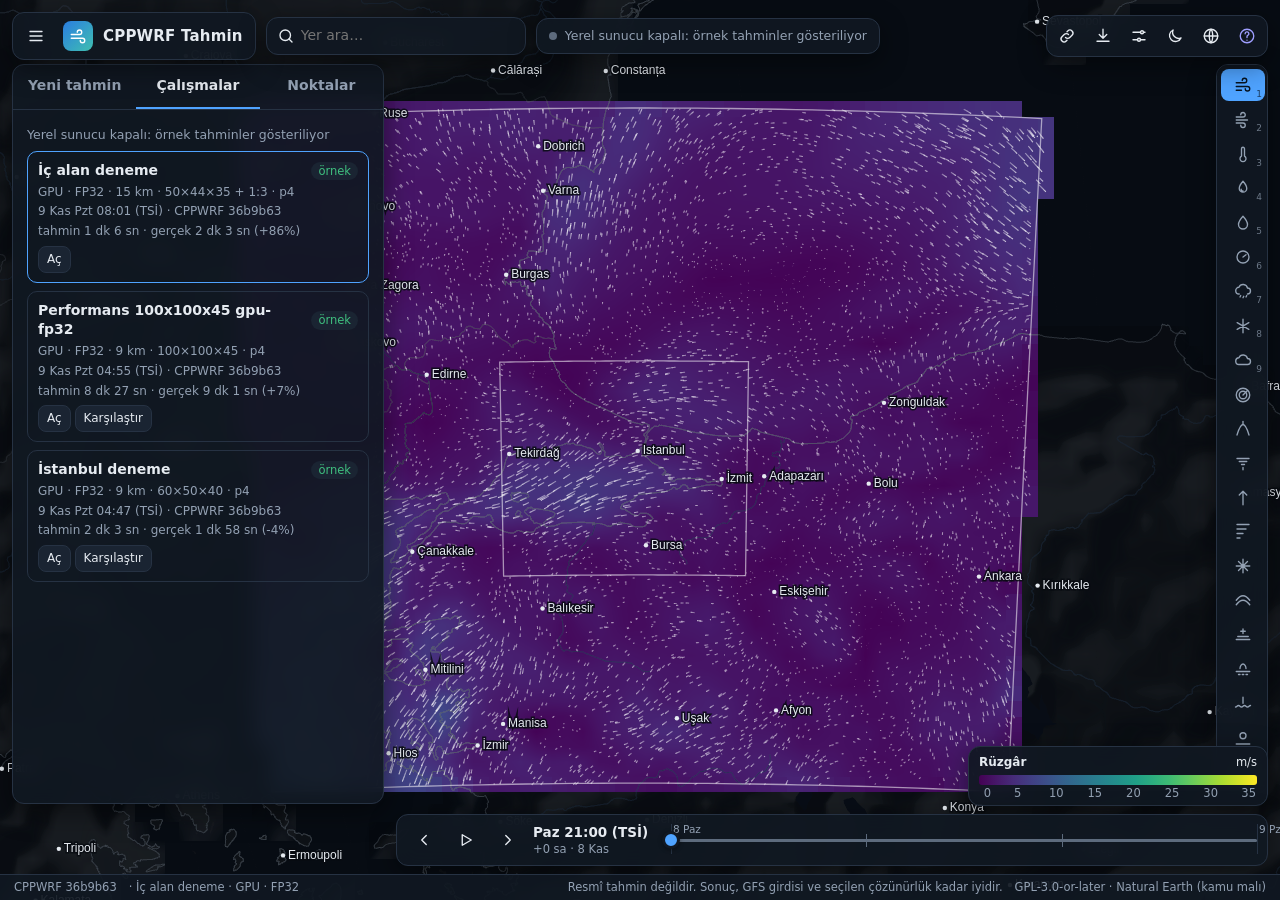
<file: index.html>
<!doctype html>
<!-- SPDX-License-Identifier: GPL-3.0-or-later -->
<html lang="tr">
<head>
<meta charset="utf-8">
<title>CPPWRF Tahmin</title>
<meta http-equiv="refresh" content="0; url=forecast/">
<link rel="canonical" href="forecast/">
<script>location.replace("forecast/" + location.search + location.hash);</script>
</head>
<body>
<p><a href="forecast/">CPPWRF Tahmin</a> · <a href="web1.html">CPPWRF-Web (tarayıcıda WebAssembly)</a></p>
</body>
</html>
</file>
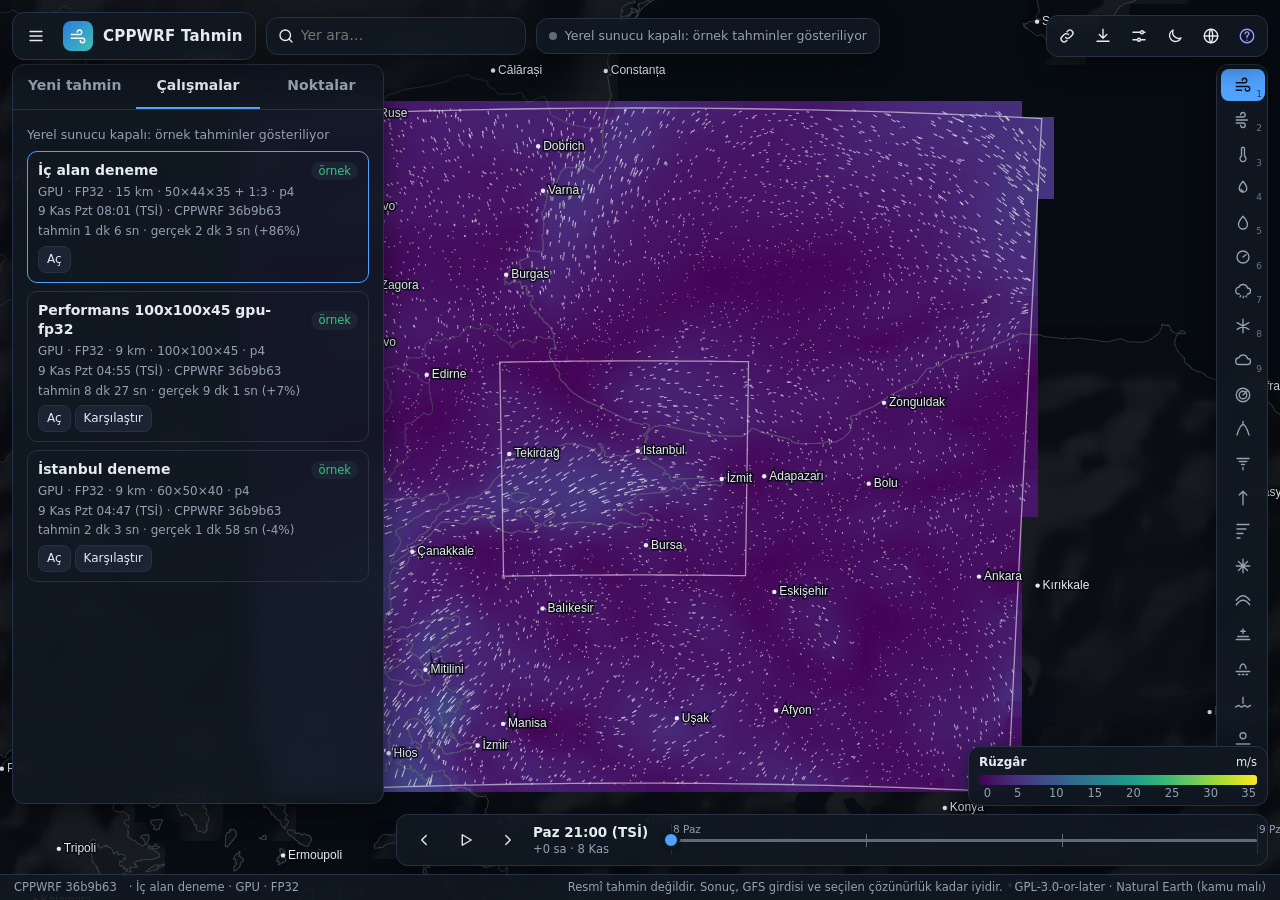
<file: forecast/index.html>
<!doctype html>
<!-- SPDX-License-Identifier: GPL-3.0-or-later -->
<html lang="tr">
<head>
<meta charset="utf-8">
<meta name="viewport" content="width=device-width, initial-scale=1, viewport-fit=cover">
<title>CPPWRF Tahmin</title>
<meta name="description" content="CPPWRF ile bu bilgisayarda çalışan sayısal hava tahmini">
<meta name="theme-color" content="#0b131e">
<link rel="icon" href="data:image/svg+xml,%3Csvg xmlns='http://www.w3.org/2000/svg' viewBox='0 0 24 24'%3E%3Crect width='24' height='24' rx='6' fill='%232a7de1'/%3E%3Cpath d='M5 10h9a2.5 2.5 0 1 0-2.5-2.5M5 14h12a2.5 2.5 0 1 1-2.5 2.5' stroke='white' stroke-width='2' fill='none' stroke-linecap='round'/%3E%3C/svg%3E">
<link rel="stylesheet" href="css/app.css">
<script>
  // the theme before the first paint (the page is dark by default)
  // (?theme=light|dark in the address wins, for links and the page tests)
  try { const t = new URLSearchParams(location.search).get("theme") || JSON.parse(localStorage.getItem("cppwrf.theme")); if (t) document.documentElement.dataset.theme = t; } catch {}
</script>
</head>
<body>
<div id="map" aria-label="Harita">
  <canvas class="gl"></canvas>
  <canvas class="flow" aria-hidden="true"></canvas>
  <canvas class="ovl" tabindex="0" aria-label="Harita: sürükleyerek kaydırın, tekerlekle yakınlaştırın, tıklayarak nokta seçin"></canvas>
</div>

<header id="top">
  <div id="brand" class="panel">
    <button class="icon-btn" id="menuBtn" data-i18n-title="ui.menu" aria-expanded="true" aria-controls="drawer">
      <svg class="i" viewBox="0 0 24 24"><path d="M4 6h16M4 12h16M4 18h16"/></svg>
    </button>
    <span class="logo" aria-hidden="true"><svg class="i" viewBox="0 0 24 24"><path d="M3 10h11a3 3 0 1 0-3-3M3 15h15a3 3 0 1 1-3 3"/></svg></span>
    <h1 data-i18n="app.title">CPPWRF Tahmin</h1>
  </div>
  <div id="search" class="panel" role="combobox" aria-expanded="false" aria-owns="searchList" aria-haspopup="listbox">
    <svg class="i" viewBox="0 0 24 24"><circle cx="11" cy="11" r="7"/><path d="M20 20l-4-4"/></svg>
    <input id="searchInput" type="search" autocomplete="off" aria-autocomplete="list" aria-controls="searchList" data-i18n-ph="ui.search">
    <ul id="searchList" class="panel" role="listbox" hidden></ul>
  </div>
  <div id="sys" class="panel" role="status" aria-live="polite"><i class="dot"></i><span class="txt" data-i18n="sys.connecting">bağlanıyor…</span></div>
  <div id="tools" class="panel">
    <button class="icon-btn" id="shareBtn" data-i18n-title="ui.share"><svg class="i" viewBox="0 0 24 24"><path d="M10 14a4 4 0 0 0 5.7 0l3-3a4 4 0 0 0-5.7-5.7l-1 1M14 10a4 4 0 0 0-5.7 0l-3 3a4 4 0 0 0 5.7 5.7l1-1"/></svg></button>
    <button class="icon-btn" id="exportBtn" data-i18n-title="export.title"><svg class="i" viewBox="0 0 24 24"><path d="M12 3v12M7 10l5 5 5-5M4 19h16"/></svg></button>
    <button class="icon-btn" id="unitsBtn" data-i18n-title="units.title"><svg class="i" viewBox="0 0 24 24"><path d="M4 7h10M4 17h6M18 7h2M14 17h6"/><circle cx="16" cy="7" r="2"/><circle cx="12" cy="17" r="2"/></svg></button>
    <button class="icon-btn" id="themeBtn" data-i18n-title="ui.theme"><svg class="i" viewBox="0 0 24 24"><path d="M20 14.5A8 8 0 0 1 9.5 4a8 8 0 1 0 10.5 10.5z"/></svg></button>
    <button class="icon-btn" id="langBtn" data-i18n-title="ui.lang"><svg class="i" viewBox="0 0 24 24"><circle cx="12" cy="12" r="9"/><path d="M3 12h18M12 3c3 3 3 15 0 18M12 3c-3 3-3 15 0 18"/></svg></button>
    <a class="icon-btn" id="helpBtn" href="help.html" data-i18n-title="ui.help"><svg class="i" viewBox="0 0 24 24"><circle cx="12" cy="12" r="9"/><path d="M9.5 9a2.5 2.5 0 1 1 3.5 2.3c-.6.3-1 .9-1 1.6V14M12 17.5v.01"/></svg></a>
  </div>
</header>

<aside id="drawer" class="panel" aria-label="Tahmin paneli">
  <div class="tabs" role="tablist">
    <button role="tab" id="tab-new" aria-selected="true" aria-controls="pane-new" data-i18n="tab.new">Yeni tahmin</button>
    <button role="tab" id="tab-runs" aria-selected="false" aria-controls="pane-runs" data-i18n="tab.runs">Çalışmalar</button>
    <button role="tab" id="tab-points" aria-selected="false" aria-controls="pane-points" data-i18n="tab.points">Noktalar</button>
  </div>
  <section class="tabpane" id="pane-new" role="tabpanel" aria-labelledby="tab-new"></section>
  <section class="tabpane" id="pane-runs" role="tabpanel" aria-labelledby="tab-runs" hidden></section>
  <section class="tabpane" id="pane-points" role="tabpanel" aria-labelledby="tab-points" hidden></section>
</aside>

<nav id="rail" class="panel" aria-label="Katmanlar"></nav>
<div id="layerbox" class="panel" hidden></div>
<div id="progress" class="panel" hidden role="region" aria-live="polite"></div>
<div id="cmpbar" class="panel" hidden></div>
<div id="splitline" hidden><span class="a">A</span><span class="b">B</span></div>

<div id="legend" class="panel" hidden aria-live="polite"></div>
<div id="timebar" class="panel" hidden>
  <button class="icon-btn" id="prevBtn" data-i18n-title="time.prev"><svg class="i" viewBox="0 0 24 24"><path d="M15 6l-6 6 6 6"/></svg></button>
  <button class="icon-btn" id="playBtn" data-i18n-title="time.play"><svg class="i" viewBox="0 0 24 24"><path d="M7 5l12 7-12 7z"/></svg></button>
  <button class="icon-btn" id="nextBtn" data-i18n-title="time.next"><svg class="i" viewBox="0 0 24 24"><path d="M9 6l6 6-6 6"/></svg></button>
  <div class="now" id="nowLabel"></div>
  <div id="ticks" role="slider" tabindex="0" aria-valuemin="0"></div>
</div>
<div id="probe" class="panel" hidden></div>
<div id="card" class="panel" hidden role="dialog" aria-labelledby="cardTitle"></div>
<div id="toast" class="panel" hidden role="status"></div>
<dialog id="dlg"><form method="dialog"><div id="dlgBody"></div><menu id="dlgMenu"></menu></form></dialog>

<footer id="foot">
  <span id="cppwrfTag">CPPWRF</span>
  <span id="runTag"></span>
  <span class="sp"></span>
  <span class="disc" data-i18n="app.disclaimer"></span>
  <span class="lic" data-i18n="footer.license"></span>
</footer>
<script type="module" src="js/main.js"></script>
</body>
</html>
</file>
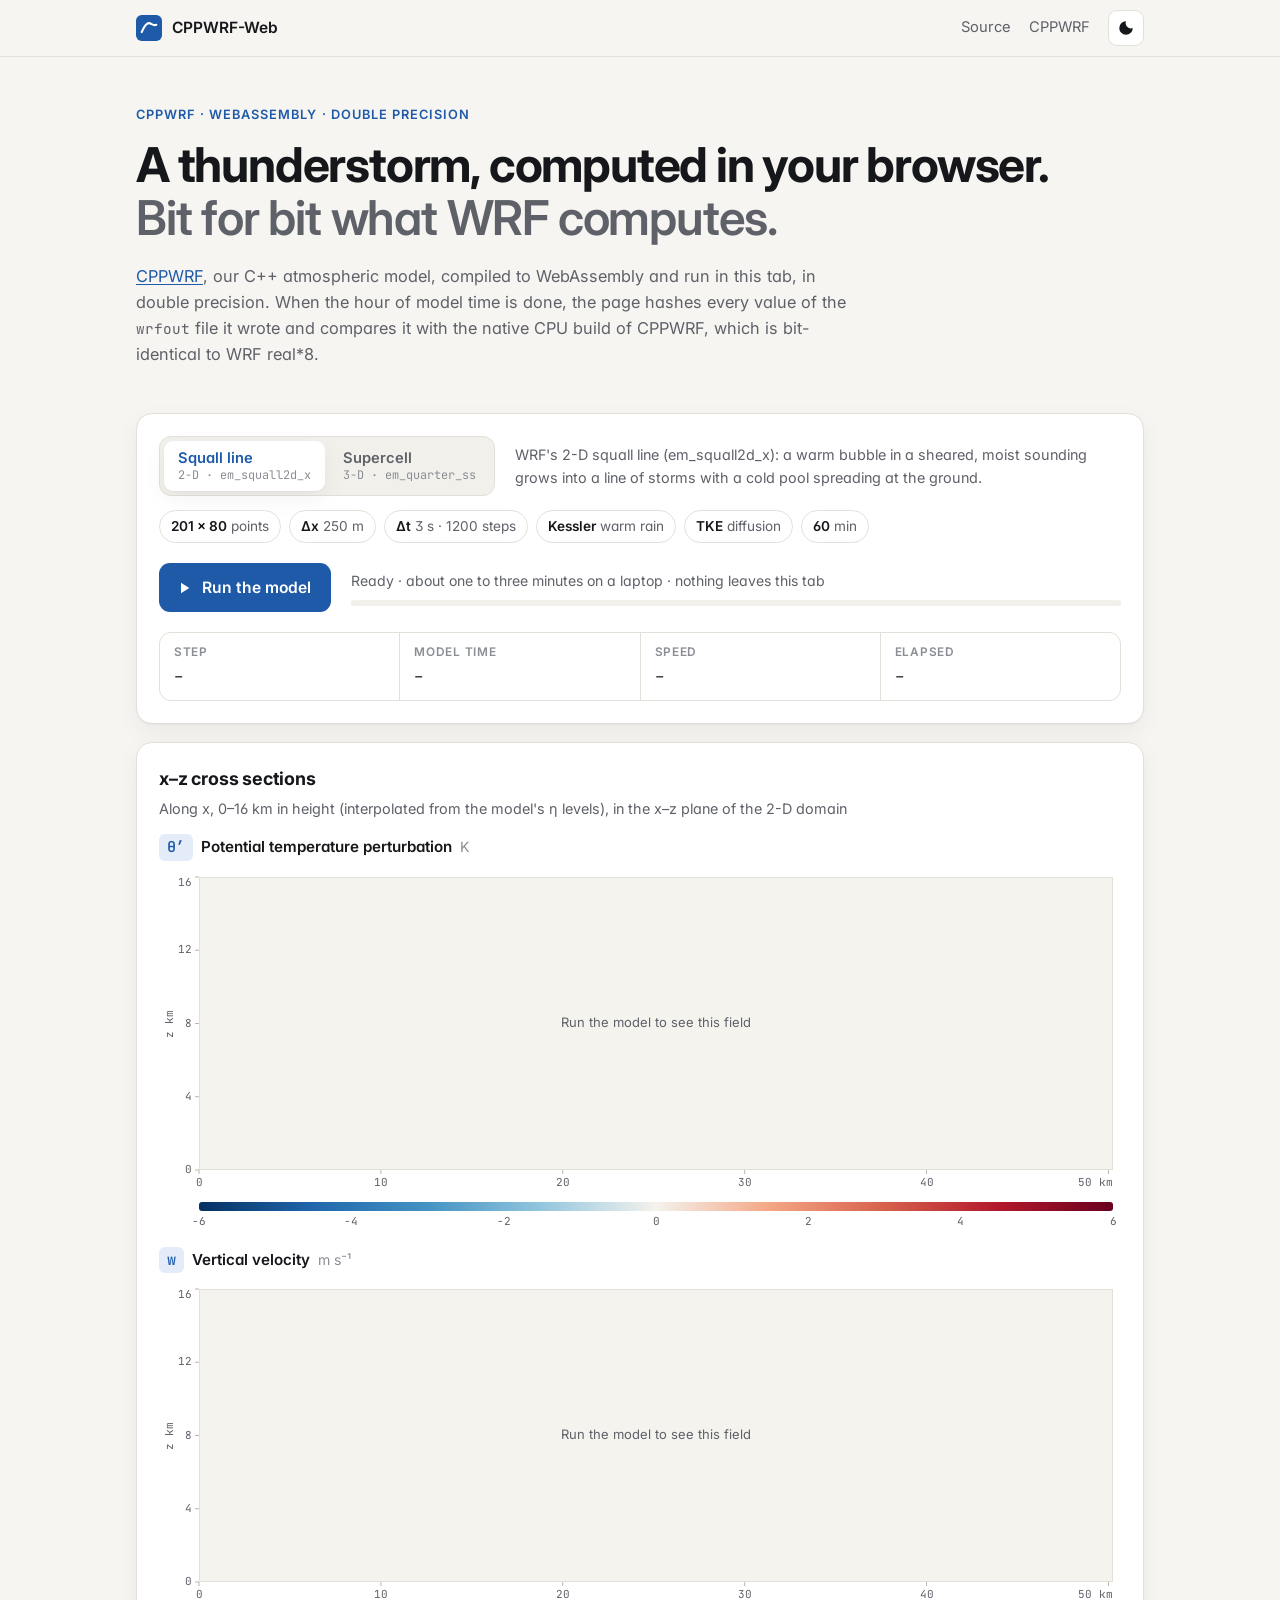
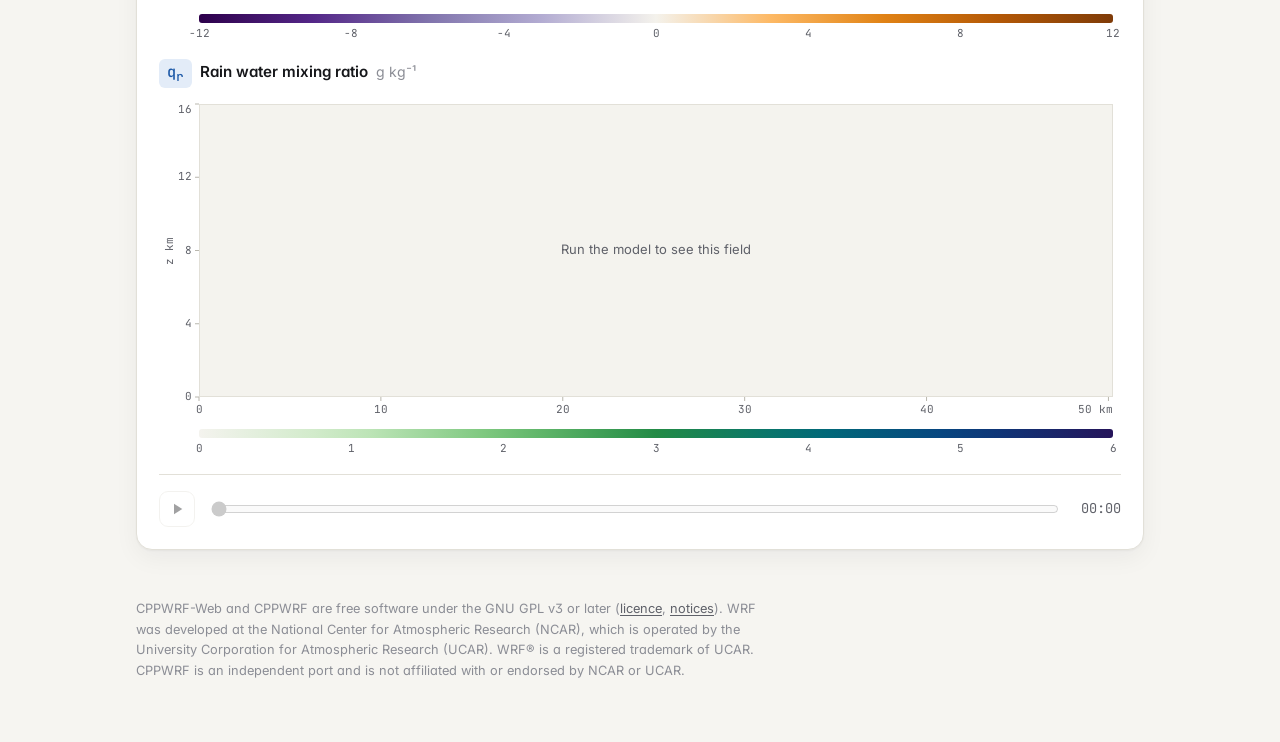
<file: web/index.html>
<!doctype html>
<!-- SPDX-License-Identifier: GPL-3.0-or-later -->
<html lang="en">
<head>
<meta charset="utf-8">
<meta name="viewport" content="width=device-width, initial-scale=1">
<title>CPPWRF-Web</title>
<meta name="description" content="CPPWRF running in the browser through WebAssembly, bit-identical to WRF real*8.">
<link rel="preconnect" href="https://fonts.googleapis.com">
<link rel="preconnect" href="https://fonts.gstatic.com" crossorigin>
<link rel="stylesheet" href="https://fonts.googleapis.com/css2?family=Inter:wght@400;500;600;700&family=JetBrains+Mono:wght@400;500&display=swap">
<link rel="stylesheet" href="style.css">
<link rel="icon" href="data:image/svg+xml,%3Csvg xmlns='http://www.w3.org/2000/svg' viewBox='0 0 32 32'%3E%3Crect width='32' height='32' rx='7' fill='%231e5aa8'/%3E%3Cpath d='M7 21c3-7 6-11 9-11s5 4 9 2' stroke='white' stroke-width='2.6' fill='none' stroke-linecap='round'/%3E%3C/svg%3E">
</head>
<body>
<div class="topbar">
  <div class="wrap topbar-inner">
    <a class="brand" href="./">
      <svg viewBox="0 0 32 32" aria-hidden="true"><rect width="32" height="32" rx="7"/><path d="M7 21c3-7 6-11 9-11s5 4 9 2"/></svg>
      CPPWRF-Web
    </a>
    <nav>
      <a href="https://github.com/Xassemblianist/CPPWRF-WEB">Source</a>
      <a href="https://github.com/Xassemblianist/CPPWRF">CPPWRF</a>
      <button id="theme" type="button" class="icon-btn" aria-label="Switch colour theme" title="Switch colour theme">
        <svg viewBox="0 0 24 24" aria-hidden="true"><path d="M12 3a9 9 0 1 0 9 9 7 7 0 0 1-9-9z"/></svg>
      </button>
    </nav>
  </div>
</div>

<main class="wrap">
  <header class="hero">
    <p class="eyebrow">CPPWRF · WebAssembly · double precision</p>
    <h1>A thunderstorm, computed in your browser.<br><span>Bit for bit what WRF computes.</span></h1>
    <p class="lede"><a href="https://github.com/Xassemblianist/CPPWRF">CPPWRF</a>, our C++ atmospheric model,
      compiled to WebAssembly and run in this tab, in double precision. When the hour of model time is done, the
      page hashes every value of the <code>wrfout</code> file it wrote and compares it with the native CPU build of
      CPPWRF, which is bit-identical to WRF real*8.</p>
  </header>

  <section class="card run" aria-label="Run">
    <div class="case-row">
      <div class="segmented" role="group" aria-label="Case">
        <button type="button" data-case="em_squall2d_x" aria-pressed="true"><b>Squall line</b><span>2-D · em_squall2d_x</span></button>
        <button type="button" data-case="em_quarter_ss" aria-pressed="false"><b>Supercell</b><span>3-D · em_quarter_ss</span></button>
      </div>
      <p class="case-about" id="case-about"></p>
    </div>
    <ul class="chips" id="chips" aria-label="Case set-up"></ul>
    <div class="run-row">
      <button id="run" type="button" class="primary">
        <svg viewBox="0 0 24 24" aria-hidden="true"><path d="M8 5v14l11-7z"/></svg>
        <span>Run the model</span>
      </button>
      <div class="progress">
        <div class="progress-top">
          <span id="status">Ready</span>
          <span id="pct" class="mono"></span>
        </div>
        <div class="bar"><div id="bar-fill"></div></div>
      </div>
    </div>
    <dl class="live" id="live">
      <div><dt>Step</dt><dd class="mono" id="l-step">–</dd></div>
      <div><dt>Model time</dt><dd class="mono" id="l-time">–</dd></div>
      <div><dt>Speed</dt><dd class="mono" id="l-speed">–</dd></div>
      <div><dt>Elapsed</dt><dd class="mono" id="l-el">–</dd></div>
    </dl>
  </section>

  <section class="card viewer" aria-label="Fields">
    <div class="viewer-head">
      <h2>x–z cross sections</h2>
      <p class="sub">Along x, 0–16 km in height (interpolated from the model's η levels), in <span id="where"></span></p>
    </div>
    <div id="panels"></div>
    <div class="timeline">
      <button id="play" type="button" class="icon-btn" aria-label="Play" disabled>
        <svg viewBox="0 0 24 24" aria-hidden="true"><path id="play-icon" d="M8 5v14l11-7z"/></svg>
      </button>
      <input id="scrub" type="range" min="0" max="0" value="0" step="1" disabled aria-label="Model time">
      <span id="scrub-label" class="mono">00:00</span>
    </div>
  </section>

  <section class="card verify" id="verify" aria-label="Check" hidden>
    <div class="verify-head">
      <div class="seal" id="seal" aria-hidden="true">
        <svg viewBox="0 0 24 24"><path id="seal-icon" d="M5 12.5l4.5 4.5L19 7.5"/></svg>
      </div>
      <div>
        <h2 id="verdict"></h2>
        <p class="sub" id="verdict-sub"></p>
      </div>
    </div>
    <div class="vargrid" id="vargrid" role="list" aria-label="Variables"></div>
    <p class="legend"><span class="sw ok"></span>every output time equal <span class="sw bad"></span>a time differs
      · hover a cell for the variable</p>
    <div class="tiles" id="tiles"></div>
    <div class="verify-foot">
      <a id="download" class="primary" download>
        <svg viewBox="0 0 24 24" aria-hidden="true"><path d="M12 4v11m0 0l-4.5-4.5M12 15l4.5-4.5M5 19h14"/></svg>
        <span>Download wrfout</span>
      </a>
      <details>
        <summary>How the check works</summary>
        <p>For each of the file's variables and each of its output times, the page takes the SHA-256 of the values as
          stored in the NetCDF file and compares it with <code>expected/&lt;case&gt;.json</code>.
          That file was written once from the native build: <span id="label"></span>. The whole file is compared as
          well; the wasm build writes it with the same CPPWRF writer and the same NetCDF-C version.</p>
        <p>Bit identity in the browser rests on three things: no fused multiply-add contraction and no fast-math in
          the wasm, CPPWRF's own port of glibc's libm and libmvec instead of Emscripten's math library, and the same
          order of operations as WRF, statement by statement.</p>
      </details>
    </div>
  </section>

  <footer>
    <p>CPPWRF-Web and CPPWRF are free software under the GNU GPL v3 or later (<a href="LICENSE">licence</a>,
      <a href="NOTICE.md">notices</a>). WRF was developed at the National Center for Atmospheric Research (NCAR),
      which is operated by the University Corporation for Atmospheric Research (UCAR). WRF® is a registered
      trademark of UCAR. CPPWRF is an independent port and is not affiliated with or endorsed by NCAR or UCAR.</p>
  </footer>
</main>
<script type="module" src="app.js"></script>
</body>
</html>
</file>
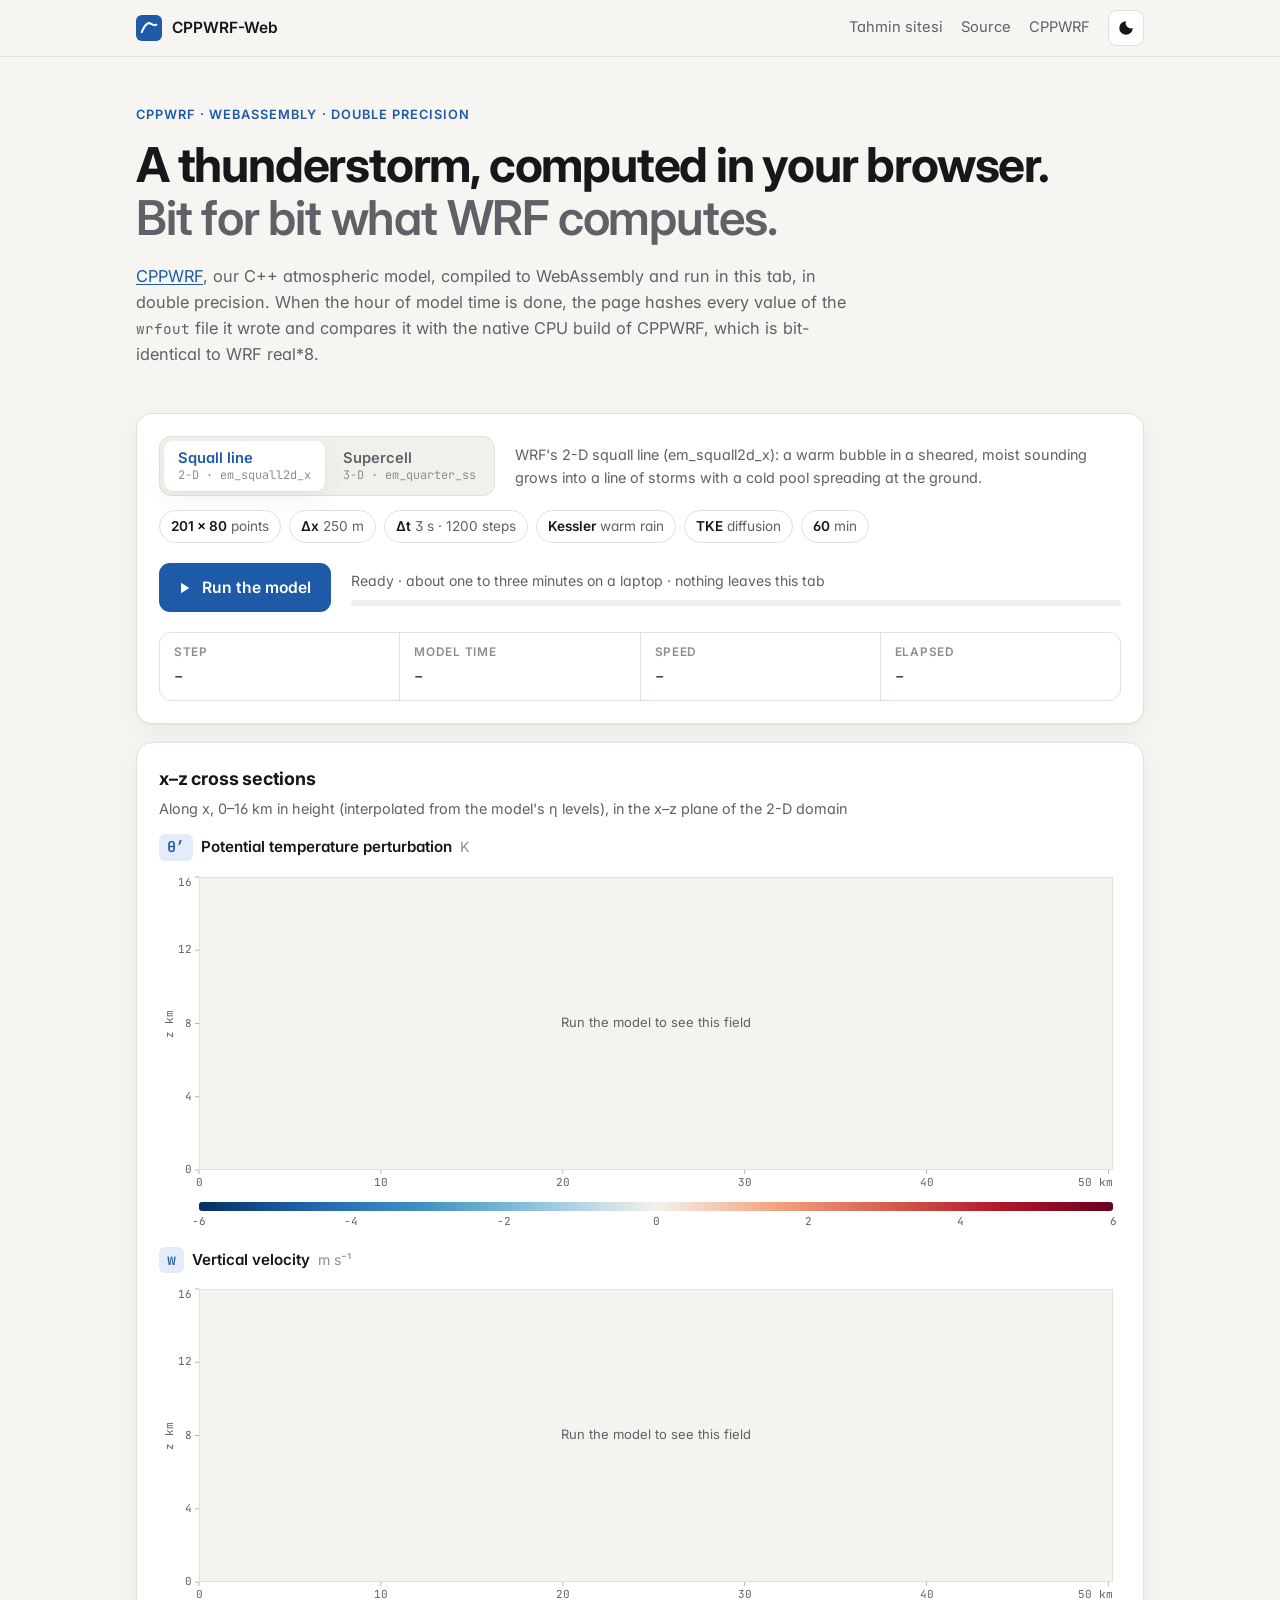
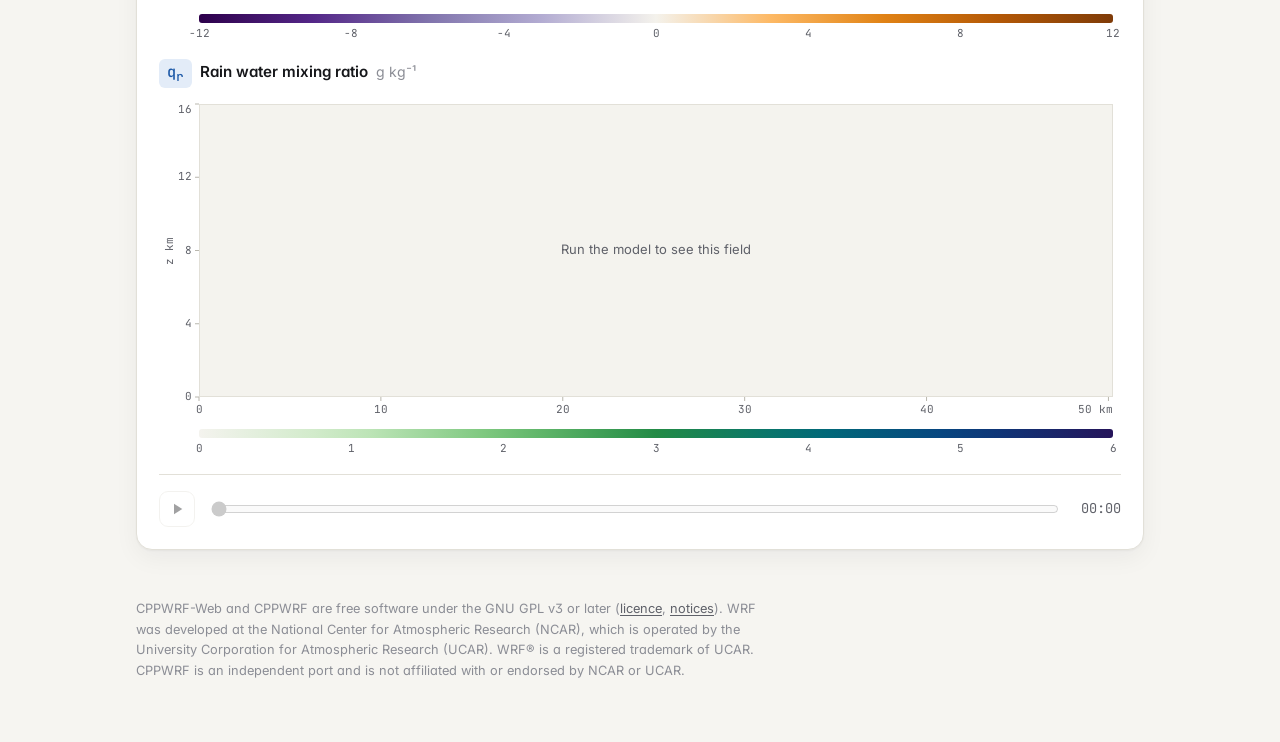
<file: web1.html>
<!doctype html>
<!-- SPDX-License-Identifier: GPL-3.0-or-later -->
<html lang="en">
<head>
<meta charset="utf-8">
<meta name="viewport" content="width=device-width, initial-scale=1">
<title>CPPWRF-Web</title>
<meta name="description" content="CPPWRF running in the browser through WebAssembly, bit-identical to WRF real*8.">
<link rel="preconnect" href="https://fonts.googleapis.com">
<link rel="preconnect" href="https://fonts.gstatic.com" crossorigin>
<link rel="stylesheet" href="https://fonts.googleapis.com/css2?family=Inter:wght@400;500;600;700&family=JetBrains+Mono:wght@400;500&display=swap">
<link rel="stylesheet" href="style.css">
<link rel="icon" href="data:image/svg+xml,%3Csvg xmlns='http://www.w3.org/2000/svg' viewBox='0 0 32 32'%3E%3Crect width='32' height='32' rx='7' fill='%231e5aa8'/%3E%3Cpath d='M7 21c3-7 6-11 9-11s5 4 9 2' stroke='white' stroke-width='2.6' fill='none' stroke-linecap='round'/%3E%3C/svg%3E">
</head>
<body>
<div class="topbar">
  <div class="wrap topbar-inner">
    <a class="brand" href="web1.html">
      <svg viewBox="0 0 32 32" aria-hidden="true"><rect width="32" height="32" rx="7"/><path d="M7 21c3-7 6-11 9-11s5 4 9 2"/></svg>
      CPPWRF-Web
    </a>
    <nav>
      <a href="forecast/">Tahmin sitesi</a>
      <a href="https://github.com/Xassemblianist/CPPWRF-WEB">Source</a>
      <a href="https://github.com/Xassemblianist/CPPWRF">CPPWRF</a>
      <button id="theme" type="button" class="icon-btn" aria-label="Switch colour theme" title="Switch colour theme">
        <svg viewBox="0 0 24 24" aria-hidden="true"><path d="M12 3a9 9 0 1 0 9 9 7 7 0 0 1-9-9z"/></svg>
      </button>
    </nav>
  </div>
</div>

<main class="wrap">
  <header class="hero">
    <p class="eyebrow">CPPWRF · WebAssembly · double precision</p>
    <h1>A thunderstorm, computed in your browser.<br><span>Bit for bit what WRF computes.</span></h1>
    <p class="lede"><a href="https://github.com/Xassemblianist/CPPWRF">CPPWRF</a>, our C++ atmospheric model,
      compiled to WebAssembly and run in this tab, in double precision. When the hour of model time is done, the
      page hashes every value of the <code>wrfout</code> file it wrote and compares it with the native CPU build of
      CPPWRF, which is bit-identical to WRF real*8.</p>
  </header>

  <section class="card run" aria-label="Run">
    <div class="case-row">
      <div class="segmented" role="group" aria-label="Case">
        <button type="button" data-case="em_squall2d_x" aria-pressed="true"><b>Squall line</b><span>2-D · em_squall2d_x</span></button>
        <button type="button" data-case="em_quarter_ss" aria-pressed="false"><b>Supercell</b><span>3-D · em_quarter_ss</span></button>
      </div>
      <p class="case-about" id="case-about"></p>
    </div>
    <ul class="chips" id="chips" aria-label="Case set-up"></ul>
    <div class="run-row">
      <button id="run" type="button" class="primary">
        <svg viewBox="0 0 24 24" aria-hidden="true"><path d="M8 5v14l11-7z"/></svg>
        <span>Run the model</span>
      </button>
      <div class="progress">
        <div class="progress-top">
          <span id="status">Ready</span>
          <span id="pct" class="mono"></span>
        </div>
        <div class="bar"><div id="bar-fill"></div></div>
      </div>
    </div>
    <dl class="live" id="live">
      <div><dt>Step</dt><dd class="mono" id="l-step">–</dd></div>
      <div><dt>Model time</dt><dd class="mono" id="l-time">–</dd></div>
      <div><dt>Speed</dt><dd class="mono" id="l-speed">–</dd></div>
      <div><dt>Elapsed</dt><dd class="mono" id="l-el">–</dd></div>
    </dl>
  </section>

  <section class="card viewer" aria-label="Fields">
    <div class="viewer-head">
      <h2>x–z cross sections</h2>
      <p class="sub">Along x, 0–16 km in height (interpolated from the model's η levels), in <span id="where"></span></p>
    </div>
    <div id="panels"></div>
    <div class="timeline">
      <button id="play" type="button" class="icon-btn" aria-label="Play" disabled>
        <svg viewBox="0 0 24 24" aria-hidden="true"><path id="play-icon" d="M8 5v14l11-7z"/></svg>
      </button>
      <input id="scrub" type="range" min="0" max="0" value="0" step="1" disabled aria-label="Model time">
      <span id="scrub-label" class="mono">00:00</span>
    </div>
  </section>

  <section class="card verify" id="verify" aria-label="Check" hidden>
    <div class="verify-head">
      <div class="seal" id="seal" aria-hidden="true">
        <svg viewBox="0 0 24 24"><path id="seal-icon" d="M5 12.5l4.5 4.5L19 7.5"/></svg>
      </div>
      <div>
        <h2 id="verdict"></h2>
        <p class="sub" id="verdict-sub"></p>
      </div>
    </div>
    <div class="vargrid" id="vargrid" role="list" aria-label="Variables"></div>
    <p class="legend"><span class="sw ok"></span>every output time equal <span class="sw bad"></span>a time differs
      · hover a cell for the variable</p>
    <div class="tiles" id="tiles"></div>
    <div class="verify-foot">
      <a id="download" class="primary" download>
        <svg viewBox="0 0 24 24" aria-hidden="true"><path d="M12 4v11m0 0l-4.5-4.5M12 15l4.5-4.5M5 19h14"/></svg>
        <span>Download wrfout</span>
      </a>
      <details>
        <summary>How the check works</summary>
        <p>For each of the file's variables and each of its output times, the page takes the SHA-256 of the values as
          stored in the NetCDF file and compares it with <code>expected/&lt;case&gt;.json</code>.
          That file was written once from the native build: <span id="label"></span>. The whole file is compared as
          well; the wasm build writes it with the same CPPWRF writer and the same NetCDF-C version.</p>
        <p>Bit identity in the browser rests on three things: no fused multiply-add contraction and no fast-math in
          the wasm, CPPWRF's own port of glibc's libm and libmvec instead of Emscripten's math library, and the same
          order of operations as WRF, statement by statement.</p>
      </details>
    </div>
  </section>

  <footer>
    <p>CPPWRF-Web and CPPWRF are free software under the GNU GPL v3 or later (<a href="LICENSE">licence</a>,
      <a href="NOTICE.md">notices</a>). WRF was developed at the National Center for Atmospheric Research (NCAR),
      which is operated by the University Corporation for Atmospheric Research (UCAR). WRF® is a registered
      trademark of UCAR. CPPWRF is an independent port and is not affiliated with or endorsed by NCAR or UCAR.</p>
  </footer>
</main>
<script type="module" src="app.js"></script>
</body>
</html>
</file>
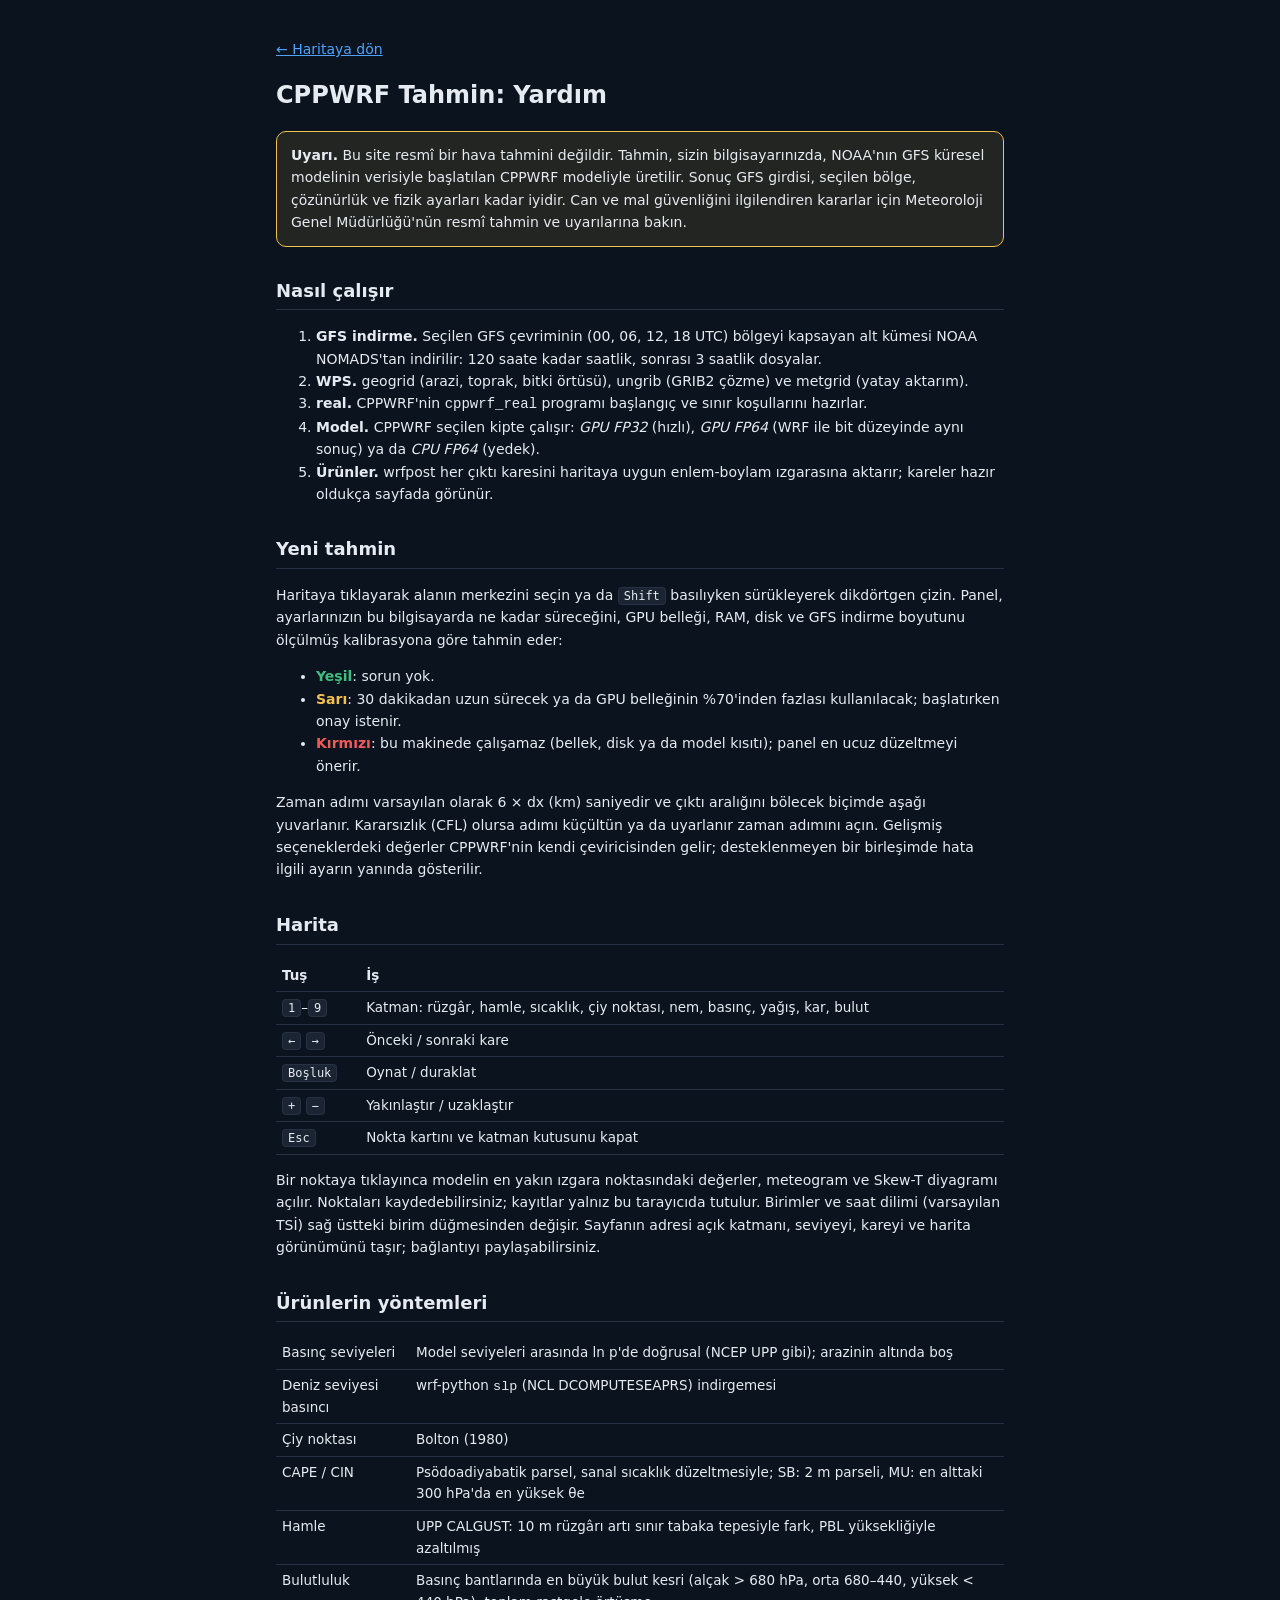
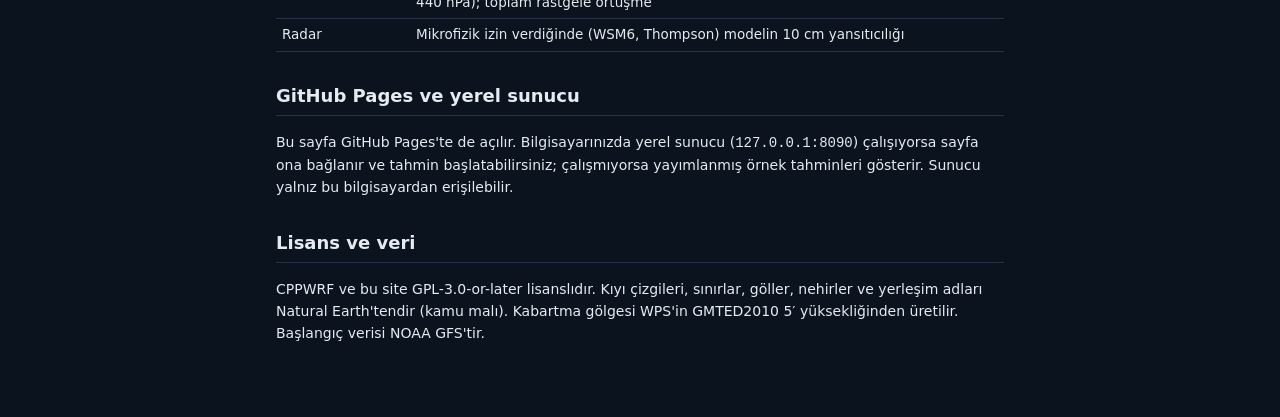
<file: forecast/help.html>
<!doctype html>
<!-- SPDX-License-Identifier: GPL-3.0-or-later -->
<html lang="tr">
<head>
<meta charset="utf-8">
<meta name="viewport" content="width=device-width, initial-scale=1">
<title>CPPWRF Tahmin: Yardım</title>
<link rel="stylesheet" href="css/app.css">
<script>try { const t = JSON.parse(localStorage.getItem("cppwrf.theme")); if (t) document.documentElement.dataset.theme = t; } catch {}</script>
<style>
  html, body { overflow: auto; height: auto; }
  main { max-width: 760px; margin: 0 auto; padding: 24px 16px 60px; line-height: 1.6; }
  h1 { font-size: 24px; } h2 { font-size: 18px; margin-top: 30px; border-bottom: 1px solid var(--line); padding-bottom: 4px; }
  .warn { border: 1px solid var(--yellow); border-radius: 10px; padding: 12px 14px; background: color-mix(in srgb, var(--yellow) 10%, transparent); }
  kbd { font-family: var(--mono); font-size: 12px; border: 1px solid var(--line); border-radius: 4px; padding: 1px 5px; background: var(--raise); }
  table { border-collapse: collapse; width: 100%; font-size: 13.5px; } td, th { border-bottom: 1px solid var(--line); padding: 5px 6px; text-align: left; vertical-align: top; }
  a { color: var(--accent); }
</style>
</head>
<body>
<main>
<p><a href="./">← Haritaya dön</a></p>
<h1>CPPWRF Tahmin: Yardım</h1>
<p class="warn"><b>Uyarı.</b> Bu site resmî bir hava tahmini değildir. Tahmin, sizin bilgisayarınızda, NOAA'nın GFS küresel modelinin
verisiyle başlatılan CPPWRF modeliyle üretilir. Sonuç GFS girdisi, seçilen bölge, çözünürlük ve fizik ayarları kadar iyidir.
Can ve mal güvenliğini ilgilendiren kararlar için Meteoroloji Genel Müdürlüğü'nün resmî tahmin ve uyarılarına bakın.</p>

<h2>Nasıl çalışır</h2>
<ol>
  <li><b>GFS indirme.</b> Seçilen GFS çevriminin (00, 06, 12, 18 UTC) bölgeyi kapsayan alt kümesi NOAA NOMADS'tan indirilir: 120 saate kadar saatlik, sonrası 3 saatlik dosyalar.</li>
  <li><b>WPS.</b> geogrid (arazi, toprak, bitki örtüsü), ungrib (GRIB2 çözme) ve metgrid (yatay aktarım).</li>
  <li><b>real.</b> CPPWRF'nin <code>cppwrf_real</code> programı başlangıç ve sınır koşullarını hazırlar.</li>
  <li><b>Model.</b> CPPWRF seçilen kipte çalışır: <i>GPU FP32</i> (hızlı), <i>GPU FP64</i> (WRF ile bit düzeyinde aynı sonuç) ya da <i>CPU FP64</i> (yedek).</li>
  <li><b>Ürünler.</b> wrfpost her çıktı karesini haritaya uygun enlem-boylam ızgarasına aktarır; kareler hazır oldukça sayfada görünür.</li>
</ol>

<h2>Yeni tahmin</h2>
<p>Haritaya tıklayarak alanın merkezini seçin ya da <kbd>Shift</kbd> basılıyken sürükleyerek dikdörtgen çizin. Panel, ayarlarınızın bu
bilgisayarda ne kadar süreceğini, GPU belleği, RAM, disk ve GFS indirme boyutunu ölçülmüş kalibrasyona göre tahmin eder:</p>
<ul>
  <li><b style="color:var(--green)">Yeşil</b>: sorun yok.</li>
  <li><b style="color:var(--yellow)">Sarı</b>: 30 dakikadan uzun sürecek ya da GPU belleğinin %70'inden fazlası kullanılacak; başlatırken onay istenir.</li>
  <li><b style="color:var(--red)">Kırmızı</b>: bu makinede çalışamaz (bellek, disk ya da model kısıtı); panel en ucuz düzeltmeyi önerir.</li>
</ul>
<p>Zaman adımı varsayılan olarak 6 × dx (km) saniyedir ve çıktı aralığını bölecek biçimde aşağı yuvarlanır. Kararsızlık (CFL) olursa
adımı küçültün ya da uyarlanır zaman adımını açın. Gelişmiş seçeneklerdeki değerler CPPWRF'nin kendi çeviricisinden gelir; desteklenmeyen
bir birleşimde hata ilgili ayarın yanında gösterilir.</p>

<h2>Harita</h2>
<table>
  <tr><th>Tuş</th><th>İş</th></tr>
  <tr><td><kbd>1</kbd>–<kbd>9</kbd></td><td>Katman: rüzgâr, hamle, sıcaklık, çiy noktası, nem, basınç, yağış, kar, bulut</td></tr>
  <tr><td><kbd>←</kbd> <kbd>→</kbd></td><td>Önceki / sonraki kare</td></tr>
  <tr><td><kbd>Boşluk</kbd></td><td>Oynat / duraklat</td></tr>
  <tr><td><kbd>+</kbd> <kbd>−</kbd></td><td>Yakınlaştır / uzaklaştır</td></tr>
  <tr><td><kbd>Esc</kbd></td><td>Nokta kartını ve katman kutusunu kapat</td></tr>
</table>
<p>Bir noktaya tıklayınca modelin en yakın ızgara noktasındaki değerler, meteogram ve Skew-T diyagramı açılır. Noktaları kaydedebilirsiniz;
kayıtlar yalnız bu tarayıcıda tutulur. Birimler ve saat dilimi (varsayılan TSİ) sağ üstteki birim düğmesinden değişir. Sayfanın adresi
açık katmanı, seviyeyi, kareyi ve harita görünümünü taşır; bağlantıyı paylaşabilirsiniz.</p>

<h2>Ürünlerin yöntemleri</h2>
<table>
  <tr><td>Basınç seviyeleri</td><td>Model seviyeleri arasında ln p'de doğrusal (NCEP UPP gibi); arazinin altında boş</td></tr>
  <tr><td>Deniz seviyesi basıncı</td><td>wrf-python <code>slp</code> (NCL DCOMPUTESEAPRS) indirgemesi</td></tr>
  <tr><td>Çiy noktası</td><td>Bolton (1980)</td></tr>
  <tr><td>CAPE / CIN</td><td>Psödoadiyabatik parsel, sanal sıcaklık düzeltmesiyle; SB: 2 m parseli, MU: en alttaki 300 hPa'da en yüksek θe</td></tr>
  <tr><td>Hamle</td><td>UPP CALGUST: 10 m rüzgârı artı sınır tabaka tepesiyle fark, PBL yüksekliğiyle azaltılmış</td></tr>
  <tr><td>Bulutluluk</td><td>Basınç bantlarında en büyük bulut kesri (alçak &gt; 680 hPa, orta 680–440, yüksek &lt; 440 hPa); toplam rastgele örtüşme</td></tr>
  <tr><td>Radar</td><td>Mikrofizik izin verdiğinde (WSM6, Thompson) modelin 10 cm yansıtıcılığı</td></tr>
</table>

<h2>GitHub Pages ve yerel sunucu</h2>
<p>Bu sayfa GitHub Pages'te de açılır. Bilgisayarınızda yerel sunucu (<code>127.0.0.1:8090</code>) çalışıyorsa sayfa ona bağlanır ve
tahmin başlatabilirsiniz; çalışmıyorsa yayımlanmış örnek tahminleri gösterir. Sunucu yalnız bu bilgisayardan erişilebilir.</p>

<h2>Lisans ve veri</h2>
<p>CPPWRF ve bu site GPL-3.0-or-later lisanslıdır. Kıyı çizgileri, sınırlar, göller, nehirler ve yerleşim adları Natural Earth'tendir
(kamu malı). Kabartma gölgesi WPS'in GMTED2010 5′ yüksekliğinden üretilir. Başlangıç verisi NOAA GFS'tir.</p>
</main>
</body>
</html>
</file>
<file: forecast/css/app.css>
/* SPDX-License-Identifier: GPL-3.0-or-later */
:root {
  --bg: #0b131e; --panel: rgba(17, 24, 34, 0.92); --panel-solid: #111822; --raise: #1a2432; --line: #263243;
  --text: #e6ebf1; --muted: #93a1b3; --faint: #5d6b7d; --accent: #4fa3ff; --accent-ink: #06121f;
  --green: #3fbf7f; --yellow: #f2c14e; --red: #ef5a5a; --focus: #8cc4ff;
  --shadow: 0 8px 28px rgba(0, 0, 0, 0.45); --radius: 12px;
  --font: "Inter", "Segoe UI", system-ui, -apple-system, "Noto Sans", sans-serif;
  --mono: ui-monospace, "JetBrains Mono", "DejaVu Sans Mono", monospace;
  color-scheme: dark;
}
:root[data-theme="light"] {
  --bg: #e9eef3; --panel: rgba(255, 255, 255, 0.94); --panel-solid: #ffffff; --raise: #f1f4f8; --line: #d6dde6;
  --text: #172231; --muted: #566577; --faint: #8c99a8; --accent: #1468d0; --accent-ink: #ffffff;
  --green: #1f9a5a; --yellow: #b8860b; --red: #c93636; --focus: #1468d0;
  --shadow: 0 8px 24px rgba(20, 35, 60, 0.18);
  color-scheme: light;
}
* { box-sizing: border-box; }
html, body { margin: 0; height: 100%; overflow: hidden; background: var(--bg); color: var(--text); font: 14px/1.4 var(--font); }
button, input, select { font: inherit; color: inherit; }
button { cursor: pointer; }
:focus-visible { outline: 2px solid var(--focus); outline-offset: 2px; }
[hidden] { display: none !important; }
.sr { position: absolute; width: 1px; height: 1px; overflow: hidden; clip: rect(0 0 0 0); }
svg.i { width: 18px; height: 18px; fill: none; stroke: currentColor; stroke-width: 1.8; stroke-linecap: round; stroke-linejoin: round; flex: none; }

/* ---- the map */
#map { position: fixed; inset: 0; }
#map canvas { position: absolute; inset: 0; width: 100%; height: 100%; }
#map canvas.flow { pointer-events: none; }
#map canvas.ovl { cursor: crosshair; }
#map canvas.ovl.dragging { cursor: grabbing; }

/* ---- floating panels */
.panel { background: var(--panel); border: 1px solid var(--line); border-radius: var(--radius); box-shadow: var(--shadow); backdrop-filter: blur(10px); }
.btn { display: inline-flex; align-items: center; gap: 6px; padding: 7px 12px; border-radius: 8px; border: 1px solid var(--line); background: var(--raise); }
.btn:hover { border-color: var(--faint); }
.btn.primary { background: var(--accent); border-color: var(--accent); color: var(--accent-ink); font-weight: 600; }
.btn.danger { color: var(--red); }
.btn:disabled { opacity: 0.5; cursor: not-allowed; }
.icon-btn { display: inline-grid; place-items: center; width: 34px; height: 34px; border-radius: 8px; border: 0; background: transparent; }
.icon-btn:hover, .icon-btn[aria-pressed="true"] { background: var(--raise); }

header#top { position: fixed; top: 12px; left: 12px; right: 12px; display: flex; align-items: center; gap: 10px; pointer-events: none; z-index: 5; }
header#top > * { pointer-events: auto; }
#brand { display: flex; align-items: center; gap: 10px; padding: 6px 12px 6px 6px; }
#brand h1 { margin: 0; font-size: 15px; font-weight: 700; letter-spacing: 0.2px; }
#brand .logo { width: 30px; height: 30px; border-radius: 8px; background: linear-gradient(135deg, #2a7de1, #3fbfb0); display: grid; place-items: center; color: #fff; }
#sys { padding: 8px 12px; font-size: 12.5px; color: var(--muted); display: flex; gap: 8px; align-items: center; }
#sys .dot { width: 8px; height: 8px; border-radius: 50%; background: var(--faint); }
#sys.on .dot { background: var(--green); }
#sys.busy .dot { background: var(--yellow); }
#search { flex: 0 1 260px; padding: 0 10px; display: flex; align-items: center; gap: 6px; position: relative; }
#search input { border: 0; background: transparent; padding: 8px 0; width: 100%; outline: none; }
#search ul { position: absolute; top: 100%; left: 0; right: 0; margin: 4px 0 0; padding: 4px; list-style: none; }
#search li { padding: 6px 8px; border-radius: 6px; cursor: pointer; }
#search li[aria-selected="true"], #search li:hover { background: var(--raise); }
#tools { margin-left: auto; display: flex; gap: 2px; padding: 3px; }

/* ---- left drawer */
#drawer { position: fixed; top: 64px; left: 12px; bottom: 96px; width: 372px; display: flex; flex-direction: column; z-index: 4; overflow: hidden; }
#drawer.closed { display: none; }
.tabs { display: flex; border-bottom: 1px solid var(--line); }
.tabs button { flex: 1; padding: 11px 6px; border: 0; background: none; color: var(--muted); border-bottom: 2px solid transparent; font-weight: 600; }
.tabs button[aria-selected="true"] { color: var(--text); border-color: var(--accent); }
.tabpane { flex: 1; overflow: auto; padding: 12px 14px 16px; }
.tabpane h3 { font-size: 11.5px; text-transform: uppercase; letter-spacing: 0.7px; color: var(--muted); margin: 18px 0 8px; }
.tabpane h3:first-child { margin-top: 2px; }
.hint { color: var(--muted); font-size: 12.5px; margin: 4px 0 8px; }
.grid2 { display: grid; grid-template-columns: 1fr 1fr; gap: 8px 10px; }
.fld { display: flex; flex-direction: column; gap: 3px; font-size: 12.5px; color: var(--muted); position: relative; }
.fld input, .fld select { padding: 6px 8px; border-radius: 7px; border: 1px solid var(--line); background: var(--raise); color: var(--text); min-width: 0; }
.fld.bad input, .fld.bad select { border-color: var(--red); }
.fld .err { color: var(--red); font-size: 12px; }
.fld .sub { color: var(--faint); font-size: 11.5px; }
.fld[data-tip] > span::after { content: " ⓘ"; color: var(--faint); }
.row { display: flex; gap: 8px; align-items: center; }
.check { display: flex; gap: 8px; align-items: center; font-size: 13px; margin: 6px 0; }
.chips { display: flex; flex-wrap: wrap; gap: 6px; }
.chip { padding: 5px 10px; border-radius: 999px; border: 1px solid var(--line); background: var(--raise); font-size: 12.5px; }
.chip[aria-pressed="true"] { background: var(--accent); color: var(--accent-ink); border-color: var(--accent); }
details.adv { margin-top: 10px; border: 1px solid var(--line); border-radius: 9px; padding: 0 10px; }
details.adv > summary { padding: 9px 0; cursor: pointer; font-weight: 600; }
details.adv .grp { font-size: 12px; color: var(--accent); margin: 10px 0 4px; font-weight: 600; }
.modes { display: grid; grid-template-columns: repeat(3, 1fr); gap: 6px; }
.mode { text-align: left; padding: 8px; border-radius: 9px; border: 1px solid var(--line); background: var(--raise); }
.mode b { display: block; font-size: 12.5px; }
.mode small { color: var(--muted); font-size: 11.5px; }
.mode .t { font-family: var(--mono); font-size: 12px; margin-top: 4px; display: block; }
.mode[aria-pressed="true"] { border-color: var(--accent); box-shadow: inset 0 0 0 1px var(--accent); }
.mode:disabled { opacity: 0.45; }

/* the estimate */
#est { margin-top: 12px; border-radius: 10px; border: 1px solid var(--line); overflow: hidden; }
#est .head { display: flex; align-items: center; gap: 8px; padding: 9px 12px; font-weight: 700; }
#est .head .lvl { width: 10px; height: 10px; border-radius: 50%; }
#est.green .head { background: color-mix(in srgb, var(--green) 16%, transparent); } #est.green .lvl { background: var(--green); }
#est.yellow .head { background: color-mix(in srgb, var(--yellow) 18%, transparent); } #est.yellow .lvl { background: var(--yellow); }
#est.red .head { background: color-mix(in srgb, var(--red) 18%, transparent); } #est.red .lvl { background: var(--red); }
#est .head .tot { margin-left: auto; font-family: var(--mono); }
#est .body { padding: 8px 12px 10px; font-size: 12.5px; }
#est .bars { display: flex; height: 8px; border-radius: 4px; overflow: hidden; margin: 6px 0 8px; background: var(--raise); }
#est .bars span { height: 100%; }
#est table { width: 100%; border-collapse: collapse; }
#est td { padding: 2px 0; }
#est td:last-child { text-align: right; font-family: var(--mono); }
#est .sw { display: inline-block; width: 8px; height: 8px; border-radius: 2px; margin-right: 6px; }
#est .msg { margin: 6px 0 0; padding: 0; list-style: none; }
#est .msg li { margin: 3px 0; }
#est .msg li.e { color: var(--red); }
#est .msg li.w { color: var(--yellow); }
#est .fix { margin-top: 6px; }
#est .src { color: var(--faint); font-size: 11.5px; margin-top: 6px; }
.meter { height: 6px; border-radius: 3px; background: var(--raise); overflow: hidden; margin-top: 2px; }
.meter i { display: block; height: 100%; background: var(--accent); }
.meter.hot i { background: var(--yellow); }
.meter.over i { background: var(--red); }
.go { position: sticky; bottom: -16px; background: var(--panel-solid); padding: 10px 0 2px; margin-top: 10px; display: flex; gap: 8px; }
.go .btn.primary { flex: 1; justify-content: center; padding: 10px; }

/* the offline notice */
.notice { border: 1px dashed var(--line); border-radius: 10px; padding: 12px; }
.notice code, pre.code { font-family: var(--mono); font-size: 12px; background: var(--raise); border-radius: 6px; padding: 8px; display: block; white-space: pre-wrap; margin: 8px 0; }

/* ---- progress */
#progress { position: fixed; top: 64px; right: 76px; width: 340px; z-index: 6; padding: 12px 14px; }
#progress h4 { margin: 0 0 6px; display: flex; gap: 8px; align-items: center; font-size: 14px; }
#progress .stages { display: flex; gap: 3px; margin: 8px 0; }
#progress .stages span { flex: 1; text-align: center; font-size: 10.5px; padding: 3px 0; border-radius: 4px; background: var(--raise); color: var(--muted); }
#progress .stages span.done { background: color-mix(in srgb, var(--green) 30%, transparent); color: var(--text); }
#progress .stages span.now { background: var(--accent); color: var(--accent-ink); }
#progress .bar { height: 6px; border-radius: 3px; background: var(--raise); overflow: hidden; }
#progress .bar i { display: block; height: 100%; background: var(--accent); transition: width 0.4s; }
#progress dl { display: grid; grid-template-columns: auto 1fr; gap: 2px 10px; font-size: 12.5px; margin: 8px 0; }
#progress dt { color: var(--muted); }
#progress dd { margin: 0; text-align: right; font-family: var(--mono); }
#progress pre { max-height: 140px; overflow: auto; font: 11px/1.35 var(--mono); background: var(--raise); padding: 6px 8px; border-radius: 6px; margin: 6px 0 0; white-space: pre-wrap; }
#progress .msg { color: var(--red); font-size: 13px; }
#progress .acts { display: flex; gap: 6px; margin-top: 8px; }

/* ---- library and points */
.run { border: 1px solid var(--line); border-radius: 10px; padding: 9px 10px; margin-bottom: 8px; }
.run.cur { border-color: var(--accent); }
.run .t { display: flex; gap: 6px; align-items: center; font-weight: 600; }
.run .t .st { margin-left: auto; font-size: 11.5px; font-weight: 500; padding: 1px 7px; border-radius: 999px; background: var(--raise); }
.run .st.done { color: var(--green); } .run .st.failed { color: var(--red); } .run .st.running { color: var(--accent); }
.run .m { color: var(--muted); font-size: 12px; margin: 3px 0; }
.run .acts { display: flex; gap: 4px; flex-wrap: wrap; margin-top: 6px; }
.run .acts .btn { padding: 4px 8px; font-size: 12px; }
.star { border: 0; background: none; color: var(--faint); font-size: 16px; padding: 0 2px; }
.star[aria-pressed="true"] { color: var(--yellow); }
.pt { display: flex; align-items: center; gap: 6px; padding: 7px 8px; border-radius: 8px; border: 1px solid var(--line); margin-bottom: 6px; }
.pt span { flex: 1; cursor: pointer; }

/* ---- right rail: layers */
#rail { position: fixed; top: 64px; right: 12px; width: 52px; padding: 4px; display: flex; flex-direction: column; gap: 2px; z-index: 4; max-height: calc(100% - 170px); overflow: auto; scrollbar-width: none; }
#rail button { position: relative; width: 44px; height: 40px; border: 0; border-radius: 8px; background: none; display: grid; place-items: center; color: var(--muted); }
#rail button:hover { background: var(--raise); color: var(--text); }
#rail button[aria-pressed="true"] { background: var(--accent); color: var(--accent-ink); }
#rail button .k { position: absolute; right: 3px; bottom: 1px; font-size: 9px; opacity: 0.7; }
#rail button.na { opacity: 0.35; }
#layerbox { position: fixed; right: 76px; top: 64px; z-index: 4; padding: 10px 12px; min-width: 210px; max-width: 280px; }
#layerbox h4 { margin: 0 0 8px; font-size: 14px; }
#layerbox .chips { margin-bottom: 8px; }
#layerbox .opts { display: flex; flex-direction: column; gap: 2px; border-top: 1px solid var(--line); padding-top: 6px; margin-top: 4px; }

/* ---- bottom: time bar and legend */
#timebar { position: fixed; left: 396px; right: 12px; bottom: 34px; height: 52px; display: flex; align-items: center; gap: 8px; padding: 0 10px; z-index: 4; }
body.drawer-closed #timebar { left: 12px; }
#timebar .now { min-width: 130px; font-weight: 700; font-size: 13.5px; }
#timebar .now small { display: block; font-weight: 500; color: var(--muted); font-size: 11.5px; }
#ticks { position: relative; flex: 1; height: 36px; cursor: pointer; touch-action: none; }
#ticks .track { position: absolute; left: 0; right: 0; top: 17px; height: 3px; border-radius: 2px; background: var(--line); }
#ticks .ready { position: absolute; left: 0; top: 17px; height: 3px; background: var(--faint); border-radius: 2px; }
#ticks .tick { position: absolute; top: 12px; width: 1px; height: 13px; background: var(--faint); }
#ticks .day { position: absolute; top: 0; font-size: 10.5px; color: var(--muted); transform: translateX(2px); white-space: nowrap; }
#ticks .day::before { content: ""; position: absolute; left: -2px; top: 2px; height: 30px; border-left: 1px solid var(--line); }
#ticks .knob { position: absolute; top: 9px; width: 18px; height: 18px; margin-left: -9px; border-radius: 50%; background: var(--accent); border: 3px solid var(--panel-solid); box-shadow: 0 1px 4px rgba(0, 0, 0, 0.4); }
#legend { position: fixed; right: 12px; bottom: 94px; width: 300px; padding: 7px 10px 6px; z-index: 4; font-size: 11.5px; }
#legend .ttl { display: flex; justify-content: space-between; margin-bottom: 4px; }
#legend .ttl b { font-size: 12px; }
#legend .grad { height: 10px; border-radius: 3px; }
#legend .tk { position: relative; height: 14px; color: var(--muted); }
#legend .tk span { position: absolute; transform: translateX(-50%); }
footer#foot { position: fixed; left: 0; right: 0; bottom: 0; height: 26px; display: flex; align-items: center; gap: 12px; padding: 0 14px; font-size: 11.5px; color: var(--muted); background: var(--panel); border-top: 1px solid var(--line); z-index: 5; }
footer#foot .sp { flex: 1; }
footer#foot a { color: inherit; }

/* ---- hover probe and point card */
#probe { position: fixed; pointer-events: none; z-index: 7; padding: 5px 8px; font-size: 12.5px; border-radius: 7px; white-space: nowrap; transform: translate(14px, 14px); }
#probe b { font-family: var(--mono); }
#probe small { color: var(--muted); display: block; }
#card { position: fixed; right: 76px; bottom: 150px; width: min(560px, calc(100% - 100px)); max-height: calc(100% - 230px); overflow: auto; z-index: 6; padding: 10px 12px; }
#card header { display: flex; align-items: center; gap: 8px; }
#card header h4 { margin: 0; font-size: 14px; flex: 1; }
#card .now { display: flex; flex-wrap: wrap; gap: 4px 14px; font-size: 13px; margin: 6px 0; }
#card .now b { font-family: var(--mono); }
#card canvas { width: 100%; display: block; }
#card .tabs button { padding: 7px; }
#card .note { color: var(--muted); font-size: 12px; margin: 4px 0; }

#toast { position: fixed; left: 50%; bottom: 100px; transform: translateX(-50%); padding: 9px 14px; z-index: 20; }
#cmpbar { position: fixed; top: 64px; left: 50%; transform: translateX(-50%); z-index: 5; padding: 6px 8px; display: flex; gap: 6px; align-items: center; font-size: 12.5px; }
#splitline { position: fixed; top: 0; bottom: 0; width: 3px; margin-left: -1px; background: var(--accent); z-index: 3; cursor: ew-resize; }
#splitline span { position: absolute; top: 120px; padding: 2px 6px; border-radius: 4px; background: var(--accent); color: var(--accent-ink); font-size: 11px; white-space: nowrap; }
#splitline .a { right: 6px; } #splitline .b { left: 6px; }
dialog { border: 1px solid var(--line); border-radius: var(--radius); background: var(--panel-solid); color: var(--text); box-shadow: var(--shadow); padding: 16px; max-width: 420px; }
dialog::backdrop { background: rgba(0, 0, 0, 0.45); }
dialog menu { display: flex; justify-content: flex-end; gap: 8px; padding: 0; margin: 14px 0 0; }

/* ---- phones */
@media (max-width: 760px) {
  header#top { top: 8px; left: 8px; right: 8px; gap: 6px; }
  #brand h1, #sys span.txt { display: none; }
  #search { flex: 1; }
  #drawer { top: auto; left: 0; right: 0; bottom: 0; width: auto; height: 62%; border-radius: 14px 14px 0 0; z-index: 8; }
  #rail { top: 58px; right: 8px; width: 46px; max-height: calc(100% - 200px); }
  #rail button { width: 38px; height: 36px; }
  #layerbox, #progress { right: 60px; top: 58px; left: 8px; width: auto; }
  #timebar { left: 8px; right: 8px; bottom: 30px; }
  #timebar .now { min-width: 92px; font-size: 12px; }
  #legend { left: 8px; right: 60px; width: auto; bottom: 88px; }
  #card { left: 8px; right: 8px; width: auto; bottom: 30px; max-height: 70%; z-index: 9; }
  footer#foot .lic, footer#foot #runTag { display: none; }
  footer#foot { white-space: nowrap; }
  footer#foot .disc { overflow: hidden; text-overflow: ellipsis; min-width: 0; }
  #tools .icon-btn { width: 30px; height: 30px; }
  #tools { gap: 0; padding: 2px; }
}
@media (prefers-reduced-motion: reduce) { * { transition: none !important; } }
</file>
<file: web/style.css>
/* SPDX-License-Identifier: GPL-3.0-or-later */
:root {
  --bg: #f6f5f1; --surface: #ffffff; --surface-2: #f1f0eb; --fg: #16171a; --muted: #5f6169; --faint: #8b8d95;
  --line: #e2e0d8; --grid: #b9b7ae; --accent: #1e5aa8; --accent-fg: #ffffff; --accent-soft: #e3ecf8;
  --ok: #157a43; --ok-soft: #dff1e6; --bad: #b42318; --bad-soft: #fbe4e1;
  --plot-mid: #f4f3ee; --stamp-bg: rgba(22, 23, 26, 0.78); --stamp-fg: #ffffff;
  --shadow: 0 1px 2px rgba(20, 20, 30, 0.04), 0 8px 24px rgba(20, 20, 30, 0.05);
  color-scheme: light;
}
@media (prefers-color-scheme: dark) {
  :root:not([data-theme="light"]) {
    --bg: #0f1113; --surface: #171a1d; --surface-2: #1d2024; --fg: #eceef1; --muted: #a1a5ad; --faint: #6f747d;
    --line: #2a2e33; --grid: #4a4f57; --accent: #79aef0; --accent-fg: #0b1626; --accent-soft: #19283b;
    --ok: #5fd08e; --ok-soft: #14301f; --bad: #ff8b80; --bad-soft: #3a1a17;
    --plot-mid: #23272c; --stamp-bg: rgba(236, 238, 241, 0.9); --stamp-fg: #0f1113;
    --shadow: 0 1px 2px rgba(0, 0, 0, 0.3), 0 8px 24px rgba(0, 0, 0, 0.25);
    color-scheme: dark;
  }
}
:root[data-theme="dark"] {
  --bg: #0f1113; --surface: #171a1d; --surface-2: #1d2024; --fg: #eceef1; --muted: #a1a5ad; --faint: #6f747d;
  --line: #2a2e33; --grid: #4a4f57; --accent: #79aef0; --accent-fg: #0b1626; --accent-soft: #19283b;
  --ok: #5fd08e; --ok-soft: #14301f; --bad: #ff8b80; --bad-soft: #3a1a17;
  --plot-mid: #23272c; --stamp-bg: rgba(236, 238, 241, 0.9); --stamp-fg: #0f1113;
  --shadow: 0 1px 2px rgba(0, 0, 0, 0.3), 0 8px 24px rgba(0, 0, 0, 0.25);
  color-scheme: dark;
}

* { box-sizing: border-box; }
html { -webkit-text-size-adjust: 100%; }
body { margin: 0; background: var(--bg); color: var(--fg);
       font: 15.5px/1.6 Inter, system-ui, -apple-system, "Segoe UI", sans-serif; font-feature-settings: "cv11", "ss01"; }
.wrap { max-width: 1040px; margin: 0 auto; padding: 0 16px; }
a { color: var(--accent); text-decoration-thickness: 1px; text-underline-offset: 2px; }
code, .mono { font-family: "JetBrains Mono", ui-monospace, SFMono-Regular, Menlo, monospace; font-size: 0.88em; }
.mono { font-variant-numeric: tabular-nums; }
svg { display: block; }

/* top bar */
.topbar { border-bottom: 1px solid var(--line); background: color-mix(in srgb, var(--bg) 85%, transparent);
          backdrop-filter: blur(8px); position: sticky; top: 0; z-index: 5; }
.topbar-inner { display: flex; align-items: center; justify-content: space-between; height: 56px; }
.brand { display: flex; align-items: center; gap: 10px; font-weight: 600; color: var(--fg); text-decoration: none; }
.brand svg { width: 26px; height: 26px; }
.brand rect { fill: var(--accent); }
.brand path { stroke: var(--accent-fg); stroke-width: 2.6; fill: none; stroke-linecap: round; }
nav { display: flex; align-items: center; gap: 18px; font-size: 0.92rem; }
nav a { color: var(--muted); text-decoration: none; }
nav a:hover { color: var(--fg); }
.icon-btn { width: 36px; height: 36px; border-radius: 9px; border: 1px solid var(--line); background: var(--surface);
            color: var(--fg); display: grid; place-items: center; cursor: pointer; padding: 0; flex: none; }
.icon-btn svg { width: 18px; height: 18px; fill: currentColor; }
.icon-btn:disabled { opacity: 0.4; cursor: default; }

/* hero */
.hero { padding: 48px 0 24px; }
.eyebrow { margin: 0 0 14px; font-size: 0.8rem; font-weight: 600; letter-spacing: 0.08em; text-transform: uppercase;
           color: var(--accent); }
h1 { font-size: clamp(1.9rem, 4.6vw, 3rem); line-height: 1.1; letter-spacing: -0.025em; margin: 0 0 18px;
     font-weight: 700; }
h1 span { color: var(--muted); font-weight: 600; }
h2 { font-size: 1.12rem; margin: 0; letter-spacing: -0.01em; }
.lede { max-width: 72ch; color: var(--muted); margin: 0 0 22px; font-size: 1.02rem; }
.chips { list-style: none; padding: 0; margin: 0; display: flex; flex-wrap: wrap; gap: 8px; }
.chips li { font-size: 0.85rem; padding: 5px 11px; border-radius: 999px; background: var(--surface);
            border: 1px solid var(--line); color: var(--muted); }
.chips b { color: var(--fg); font-weight: 600; }

/* cards */
.card { background: var(--surface); border: 1px solid var(--line); border-radius: 16px; box-shadow: var(--shadow);
        padding: 22px; margin-bottom: 18px; }
.sub { margin: 4px 0 0; color: var(--muted); font-size: 0.9rem; }

/* case */
.case-row { display: flex; gap: 20px; align-items: center; flex-wrap: wrap; margin-bottom: 14px; }
.segmented { display: inline-flex; padding: 4px; gap: 4px; background: var(--surface-2); border-radius: 12px;
             border: 1px solid var(--line); flex: none; }
.segmented button { font: inherit; border: 0; background: transparent; color: var(--muted); border-radius: 9px;
                    padding: 8px 14px; cursor: pointer; text-align: left; display: grid; line-height: 1.25; }
.segmented button b { font-weight: 600; font-size: 0.92rem; }
.segmented button span { font-size: 0.74rem; font-family: "JetBrains Mono", ui-monospace, monospace; color: var(--faint); }
.segmented button[aria-pressed="true"] { background: var(--surface); color: var(--fg); box-shadow: var(--shadow); }
.segmented button[aria-pressed="true"] b { color: var(--accent); }
.segmented button:disabled { cursor: default; }
.segmented button:disabled[aria-pressed="false"] { opacity: 0.45; }
.case-about { flex: 1 1 300px; margin: 0; font-size: 0.9rem; color: var(--muted); }
.run .chips { margin-bottom: 20px; }

/* run */
.run-row { display: flex; gap: 20px; align-items: center; flex-wrap: wrap; }
.primary { display: inline-flex; align-items: center; gap: 9px; font: inherit; font-weight: 600; font-size: 0.98rem;
           padding: 12px 20px 12px 16px; border-radius: 11px; border: 0; background: var(--accent);
           color: var(--accent-fg); cursor: pointer; text-decoration: none; flex: none;
           transition: transform 0.06s, filter 0.15s; }
.primary svg { width: 18px; height: 18px; fill: currentColor; }
.primary:hover { filter: brightness(1.08); }
.primary:active { transform: translateY(1px); }
.primary:disabled { opacity: 0.55; cursor: progress; }
.progress { flex: 1 1 300px; min-width: 0; }
.progress-top { display: flex; justify-content: space-between; gap: 12px; font-size: 0.88rem; color: var(--muted);
                margin-bottom: 8px; }
#pct { color: var(--fg); }
.bar { height: 6px; background: var(--surface-2); border-radius: 3px; overflow: hidden; }
#bar-fill { height: 100%; width: 0; background: var(--accent); border-radius: 3px; transition: width 0.25s ease-out; }
.live { display: grid; grid-template-columns: repeat(4, 1fr); gap: 1px; margin: 20px 0 0; background: var(--line);
        border: 1px solid var(--line); border-radius: 12px; overflow: hidden; }
.live div { background: var(--surface); padding: 10px 14px; }
.live dt { font-size: 0.74rem; color: var(--faint); text-transform: uppercase; letter-spacing: 0.06em; font-weight: 600; }
.live dd { margin: 2px 0 0; font-size: 0.98rem; color: var(--fg); white-space: nowrap; overflow: hidden;
           text-overflow: ellipsis; }

/* viewer */
.viewer-head { margin-bottom: 14px; }
.panel { margin: 0 0 18px; }
figcaption { display: flex; align-items: baseline; gap: 8px; margin-bottom: 8px; flex-wrap: wrap; }
.sym { font-family: "JetBrains Mono", ui-monospace, monospace; font-weight: 500; font-size: 0.95rem;
       padding: 1px 8px; border-radius: 6px; background: var(--accent-soft); color: var(--accent); }
.pname { font-weight: 600; font-size: 0.95rem; }
.unit { color: var(--faint); font-size: 0.88rem; }
.range { margin-left: auto; color: var(--muted); font-size: 0.8rem; }
.plot canvas { width: 100%; aspect-ratio: 1000 / 340; display: block; }
.cbar { margin: 6px 8px 0 40px; }
.cbar-ramp { height: 9px; border-radius: 3px; }
.cbar-ticks { position: relative; height: 18px; }
.cbar-ticks span { position: absolute; top: 3px; transform: translateX(-50%); font: 11px "JetBrains Mono", monospace;
                   color: var(--muted); }
.timeline { display: flex; align-items: center; gap: 14px; padding-top: 6px; border-top: 1px solid var(--line);
            margin-top: 4px; padding-top: 16px; }
#scrub { flex: 1; accent-color: var(--accent); min-width: 0; }
#scrub-label { min-width: 46px; text-align: right; color: var(--muted); }

/* check */
.verify-head { display: flex; gap: 16px; align-items: center; margin-bottom: 18px; }
.seal { width: 52px; height: 52px; border-radius: 50%; background: var(--ok-soft); display: grid; place-items: center;
        flex: none; }
.seal svg { width: 28px; height: 28px; fill: none; stroke: var(--ok); stroke-width: 2.6; stroke-linecap: round;
            stroke-linejoin: round; }
.verify h2 { font-size: 1.3rem; color: var(--ok); }
.verify.is-bad .seal { background: var(--bad-soft); }
.verify.is-bad .seal svg { stroke: var(--bad); }
.verify.is-bad h2 { color: var(--bad); }
.vargrid { display: grid; grid-template-columns: repeat(auto-fill, minmax(13px, 1fr)); gap: 3px; }
.vargrid span { aspect-ratio: 1; border-radius: 3px; background: var(--ok); opacity: 0.85; }
.vargrid span:hover { opacity: 1; outline: 2px solid var(--fg); outline-offset: 1px; }
.vargrid span.bad { background: var(--bad); }
.legend { font-size: 0.8rem; color: var(--muted); margin: 10px 0 18px; display: flex; align-items: center; gap: 6px;
          flex-wrap: wrap; }
.sw { width: 10px; height: 10px; border-radius: 2px; display: inline-block; }
.sw.ok { background: var(--ok); }
.sw.bad { background: var(--bad); margin-left: 10px; }
.tiles { display: grid; grid-template-columns: repeat(4, 1fr); gap: 10px; margin-bottom: 18px; }
.tile { background: var(--surface-2); border-radius: 12px; padding: 14px; }
.tile b { display: block; font-size: 1.35rem; font-weight: 500; letter-spacing: -0.02em; }
.tile span { font-size: 0.82rem; color: var(--muted); }
.verify-foot { display: flex; gap: 20px; align-items: flex-start; flex-wrap: wrap; }
.verify-foot .primary svg { fill: none; stroke: currentColor; stroke-width: 2.2; stroke-linecap: round;
                            stroke-linejoin: round; }
details { flex: 1 1 320px; font-size: 0.9rem; color: var(--muted); }
summary { cursor: pointer; color: var(--fg); font-weight: 500; padding: 11px 0; }
details p { margin: 4px 0 10px; }

footer { font-size: 0.8rem; color: var(--faint); padding: 18px 0 48px; max-width: 80ch; }
footer a { color: var(--muted); }

@media (max-width: 640px) {
  .hero { padding-top: 32px; }
  .card { padding: 16px; border-radius: 14px; }
  .live { grid-template-columns: repeat(2, 1fr); }
  .tiles { grid-template-columns: repeat(2, 1fr); }
  nav a { display: none; }
  .plot canvas { aspect-ratio: 1000 / 520; }
}
</file>
<file: style.css>
/* SPDX-License-Identifier: GPL-3.0-or-later */
:root {
  --bg: #f6f5f1; --surface: #ffffff; --surface-2: #f1f0eb; --fg: #16171a; --muted: #5f6169; --faint: #8b8d95;
  --line: #e2e0d8; --grid: #b9b7ae; --accent: #1e5aa8; --accent-fg: #ffffff; --accent-soft: #e3ecf8;
  --ok: #157a43; --ok-soft: #dff1e6; --bad: #b42318; --bad-soft: #fbe4e1;
  --plot-mid: #f4f3ee; --stamp-bg: rgba(22, 23, 26, 0.78); --stamp-fg: #ffffff;
  --shadow: 0 1px 2px rgba(20, 20, 30, 0.04), 0 8px 24px rgba(20, 20, 30, 0.05);
  color-scheme: light;
}
@media (prefers-color-scheme: dark) {
  :root:not([data-theme="light"]) {
    --bg: #0f1113; --surface: #171a1d; --surface-2: #1d2024; --fg: #eceef1; --muted: #a1a5ad; --faint: #6f747d;
    --line: #2a2e33; --grid: #4a4f57; --accent: #79aef0; --accent-fg: #0b1626; --accent-soft: #19283b;
    --ok: #5fd08e; --ok-soft: #14301f; --bad: #ff8b80; --bad-soft: #3a1a17;
    --plot-mid: #23272c; --stamp-bg: rgba(236, 238, 241, 0.9); --stamp-fg: #0f1113;
    --shadow: 0 1px 2px rgba(0, 0, 0, 0.3), 0 8px 24px rgba(0, 0, 0, 0.25);
    color-scheme: dark;
  }
}
:root[data-theme="dark"] {
  --bg: #0f1113; --surface: #171a1d; --surface-2: #1d2024; --fg: #eceef1; --muted: #a1a5ad; --faint: #6f747d;
  --line: #2a2e33; --grid: #4a4f57; --accent: #79aef0; --accent-fg: #0b1626; --accent-soft: #19283b;
  --ok: #5fd08e; --ok-soft: #14301f; --bad: #ff8b80; --bad-soft: #3a1a17;
  --plot-mid: #23272c; --stamp-bg: rgba(236, 238, 241, 0.9); --stamp-fg: #0f1113;
  --shadow: 0 1px 2px rgba(0, 0, 0, 0.3), 0 8px 24px rgba(0, 0, 0, 0.25);
  color-scheme: dark;
}

* { box-sizing: border-box; }
html { -webkit-text-size-adjust: 100%; }
body { margin: 0; background: var(--bg); color: var(--fg);
       font: 15.5px/1.6 Inter, system-ui, -apple-system, "Segoe UI", sans-serif; font-feature-settings: "cv11", "ss01"; }
.wrap { max-width: 1040px; margin: 0 auto; padding: 0 16px; }
a { color: var(--accent); text-decoration-thickness: 1px; text-underline-offset: 2px; }
code, .mono { font-family: "JetBrains Mono", ui-monospace, SFMono-Regular, Menlo, monospace; font-size: 0.88em; }
.mono { font-variant-numeric: tabular-nums; }
svg { display: block; }

/* top bar */
.topbar { border-bottom: 1px solid var(--line); background: color-mix(in srgb, var(--bg) 85%, transparent);
          backdrop-filter: blur(8px); position: sticky; top: 0; z-index: 5; }
.topbar-inner { display: flex; align-items: center; justify-content: space-between; height: 56px; }
.brand { display: flex; align-items: center; gap: 10px; font-weight: 600; color: var(--fg); text-decoration: none; }
.brand svg { width: 26px; height: 26px; }
.brand rect { fill: var(--accent); }
.brand path { stroke: var(--accent-fg); stroke-width: 2.6; fill: none; stroke-linecap: round; }
nav { display: flex; align-items: center; gap: 18px; font-size: 0.92rem; }
nav a { color: var(--muted); text-decoration: none; }
nav a:hover { color: var(--fg); }
.icon-btn { width: 36px; height: 36px; border-radius: 9px; border: 1px solid var(--line); background: var(--surface);
            color: var(--fg); display: grid; place-items: center; cursor: pointer; padding: 0; flex: none; }
.icon-btn svg { width: 18px; height: 18px; fill: currentColor; }
.icon-btn:disabled { opacity: 0.4; cursor: default; }

/* hero */
.hero { padding: 48px 0 24px; }
.eyebrow { margin: 0 0 14px; font-size: 0.8rem; font-weight: 600; letter-spacing: 0.08em; text-transform: uppercase;
           color: var(--accent); }
h1 { font-size: clamp(1.9rem, 4.6vw, 3rem); line-height: 1.1; letter-spacing: -0.025em; margin: 0 0 18px;
     font-weight: 700; }
h1 span { color: var(--muted); font-weight: 600; }
h2 { font-size: 1.12rem; margin: 0; letter-spacing: -0.01em; }
.lede { max-width: 72ch; color: var(--muted); margin: 0 0 22px; font-size: 1.02rem; }
.chips { list-style: none; padding: 0; margin: 0; display: flex; flex-wrap: wrap; gap: 8px; }
.chips li { font-size: 0.85rem; padding: 5px 11px; border-radius: 999px; background: var(--surface);
            border: 1px solid var(--line); color: var(--muted); }
.chips b { color: var(--fg); font-weight: 600; }

/* cards */
.card { background: var(--surface); border: 1px solid var(--line); border-radius: 16px; box-shadow: var(--shadow);
        padding: 22px; margin-bottom: 18px; }
.sub { margin: 4px 0 0; color: var(--muted); font-size: 0.9rem; }

/* case */
.case-row { display: flex; gap: 20px; align-items: center; flex-wrap: wrap; margin-bottom: 14px; }
.segmented { display: inline-flex; padding: 4px; gap: 4px; background: var(--surface-2); border-radius: 12px;
             border: 1px solid var(--line); flex: none; }
.segmented button { font: inherit; border: 0; background: transparent; color: var(--muted); border-radius: 9px;
                    padding: 8px 14px; cursor: pointer; text-align: left; display: grid; line-height: 1.25; }
.segmented button b { font-weight: 600; font-size: 0.92rem; }
.segmented button span { font-size: 0.74rem; font-family: "JetBrains Mono", ui-monospace, monospace; color: var(--faint); }
.segmented button[aria-pressed="true"] { background: var(--surface); color: var(--fg); box-shadow: var(--shadow); }
.segmented button[aria-pressed="true"] b { color: var(--accent); }
.segmented button:disabled { cursor: default; }
.segmented button:disabled[aria-pressed="false"] { opacity: 0.45; }
.case-about { flex: 1 1 300px; margin: 0; font-size: 0.9rem; color: var(--muted); }
.run .chips { margin-bottom: 20px; }

/* run */
.run-row { display: flex; gap: 20px; align-items: center; flex-wrap: wrap; }
.primary { display: inline-flex; align-items: center; gap: 9px; font: inherit; font-weight: 600; font-size: 0.98rem;
           padding: 12px 20px 12px 16px; border-radius: 11px; border: 0; background: var(--accent);
           color: var(--accent-fg); cursor: pointer; text-decoration: none; flex: none;
           transition: transform 0.06s, filter 0.15s; }
.primary svg { width: 18px; height: 18px; fill: currentColor; }
.primary:hover { filter: brightness(1.08); }
.primary:active { transform: translateY(1px); }
.primary:disabled { opacity: 0.55; cursor: progress; }
.progress { flex: 1 1 300px; min-width: 0; }
.progress-top { display: flex; justify-content: space-between; gap: 12px; font-size: 0.88rem; color: var(--muted);
                margin-bottom: 8px; }
#pct { color: var(--fg); }
.bar { height: 6px; background: var(--surface-2); border-radius: 3px; overflow: hidden; }
#bar-fill { height: 100%; width: 0; background: var(--accent); border-radius: 3px; transition: width 0.25s ease-out; }
.live { display: grid; grid-template-columns: repeat(4, 1fr); gap: 1px; margin: 20px 0 0; background: var(--line);
        border: 1px solid var(--line); border-radius: 12px; overflow: hidden; }
.live div { background: var(--surface); padding: 10px 14px; }
.live dt { font-size: 0.74rem; color: var(--faint); text-transform: uppercase; letter-spacing: 0.06em; font-weight: 600; }
.live dd { margin: 2px 0 0; font-size: 0.98rem; color: var(--fg); white-space: nowrap; overflow: hidden;
           text-overflow: ellipsis; }

/* viewer */
.viewer-head { margin-bottom: 14px; }
.panel { margin: 0 0 18px; }
figcaption { display: flex; align-items: baseline; gap: 8px; margin-bottom: 8px; flex-wrap: wrap; }
.sym { font-family: "JetBrains Mono", ui-monospace, monospace; font-weight: 500; font-size: 0.95rem;
       padding: 1px 8px; border-radius: 6px; background: var(--accent-soft); color: var(--accent); }
.pname { font-weight: 600; font-size: 0.95rem; }
.unit { color: var(--faint); font-size: 0.88rem; }
.range { margin-left: auto; color: var(--muted); font-size: 0.8rem; }
.plot canvas { width: 100%; aspect-ratio: 1000 / 340; display: block; }
.cbar { margin: 6px 8px 0 40px; }
.cbar-ramp { height: 9px; border-radius: 3px; }
.cbar-ticks { position: relative; height: 18px; }
.cbar-ticks span { position: absolute; top: 3px; transform: translateX(-50%); font: 11px "JetBrains Mono", monospace;
                   color: var(--muted); }
.timeline { display: flex; align-items: center; gap: 14px; padding-top: 6px; border-top: 1px solid var(--line);
            margin-top: 4px; padding-top: 16px; }
#scrub { flex: 1; accent-color: var(--accent); min-width: 0; }
#scrub-label { min-width: 46px; text-align: right; color: var(--muted); }

/* check */
.verify-head { display: flex; gap: 16px; align-items: center; margin-bottom: 18px; }
.seal { width: 52px; height: 52px; border-radius: 50%; background: var(--ok-soft); display: grid; place-items: center;
        flex: none; }
.seal svg { width: 28px; height: 28px; fill: none; stroke: var(--ok); stroke-width: 2.6; stroke-linecap: round;
            stroke-linejoin: round; }
.verify h2 { font-size: 1.3rem; color: var(--ok); }
.verify.is-bad .seal { background: var(--bad-soft); }
.verify.is-bad .seal svg { stroke: var(--bad); }
.verify.is-bad h2 { color: var(--bad); }
.vargrid { display: grid; grid-template-columns: repeat(auto-fill, minmax(13px, 1fr)); gap: 3px; }
.vargrid span { aspect-ratio: 1; border-radius: 3px; background: var(--ok); opacity: 0.85; }
.vargrid span:hover { opacity: 1; outline: 2px solid var(--fg); outline-offset: 1px; }
.vargrid span.bad { background: var(--bad); }
.legend { font-size: 0.8rem; color: var(--muted); margin: 10px 0 18px; display: flex; align-items: center; gap: 6px;
          flex-wrap: wrap; }
.sw { width: 10px; height: 10px; border-radius: 2px; display: inline-block; }
.sw.ok { background: var(--ok); }
.sw.bad { background: var(--bad); margin-left: 10px; }
.tiles { display: grid; grid-template-columns: repeat(4, 1fr); gap: 10px; margin-bottom: 18px; }
.tile { background: var(--surface-2); border-radius: 12px; padding: 14px; }
.tile b { display: block; font-size: 1.35rem; font-weight: 500; letter-spacing: -0.02em; }
.tile span { font-size: 0.82rem; color: var(--muted); }
.verify-foot { display: flex; gap: 20px; align-items: flex-start; flex-wrap: wrap; }
.verify-foot .primary svg { fill: none; stroke: currentColor; stroke-width: 2.2; stroke-linecap: round;
                            stroke-linejoin: round; }
details { flex: 1 1 320px; font-size: 0.9rem; color: var(--muted); }
summary { cursor: pointer; color: var(--fg); font-weight: 500; padding: 11px 0; }
details p { margin: 4px 0 10px; }

footer { font-size: 0.8rem; color: var(--faint); padding: 18px 0 48px; max-width: 80ch; }
footer a { color: var(--muted); }

@media (max-width: 640px) {
  .hero { padding-top: 32px; }
  .card { padding: 16px; border-radius: 14px; }
  .live { grid-template-columns: repeat(2, 1fr); }
  .tiles { grid-template-columns: repeat(2, 1fr); }
  nav a { display: none; }
  .plot canvas { aspect-ratio: 1000 / 520; }
}
</file>
